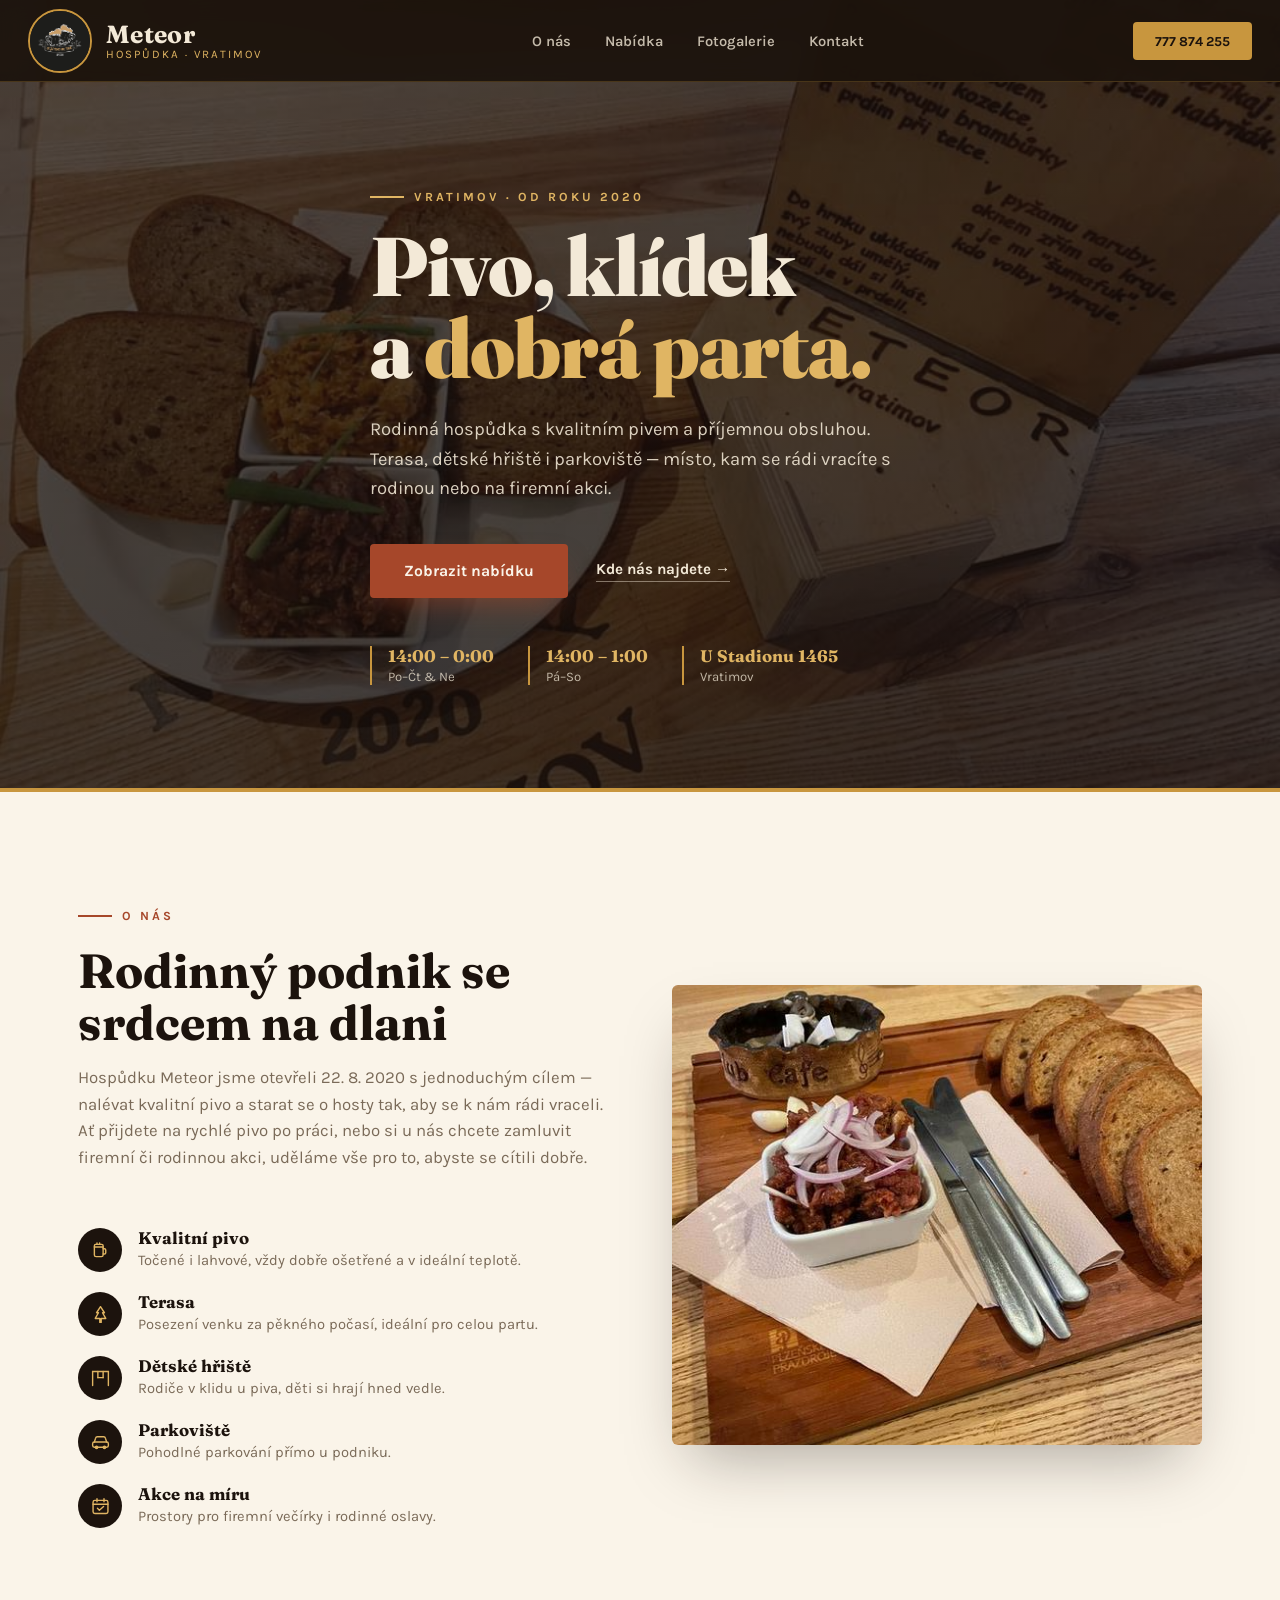
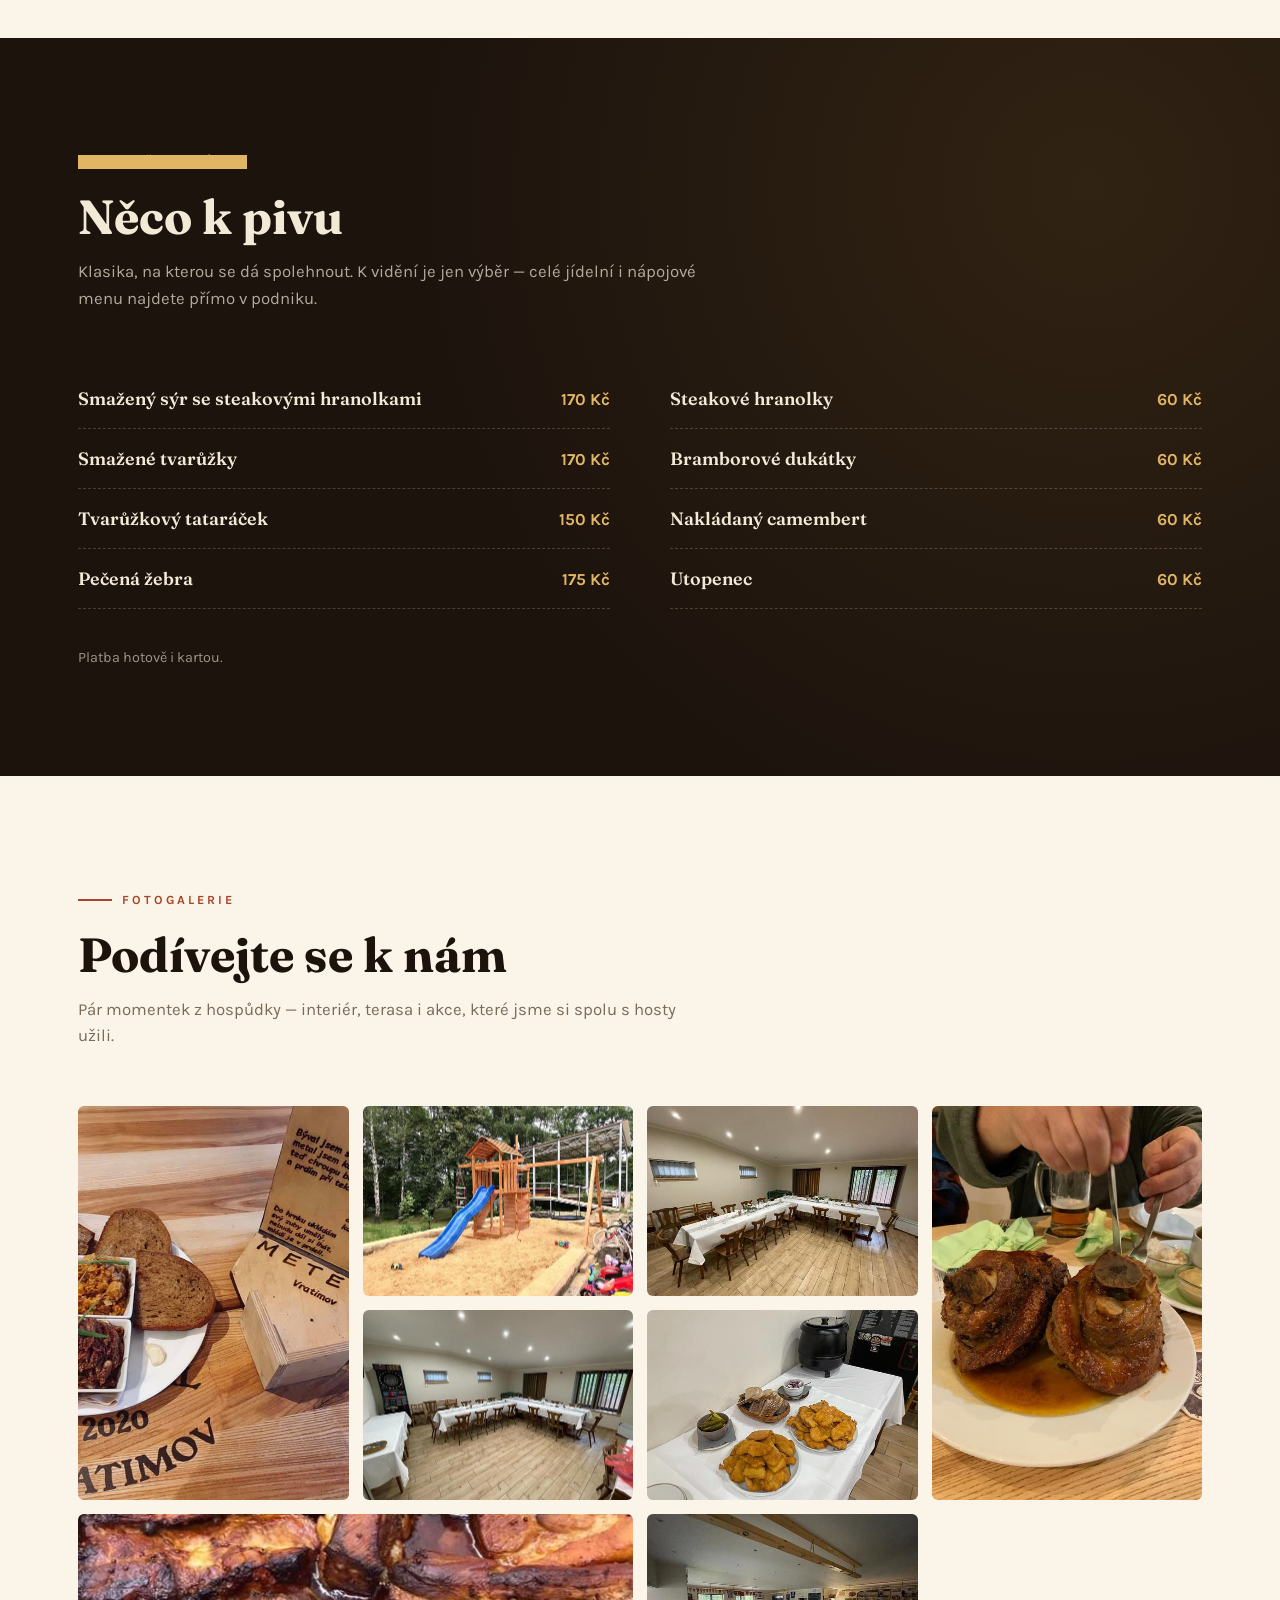
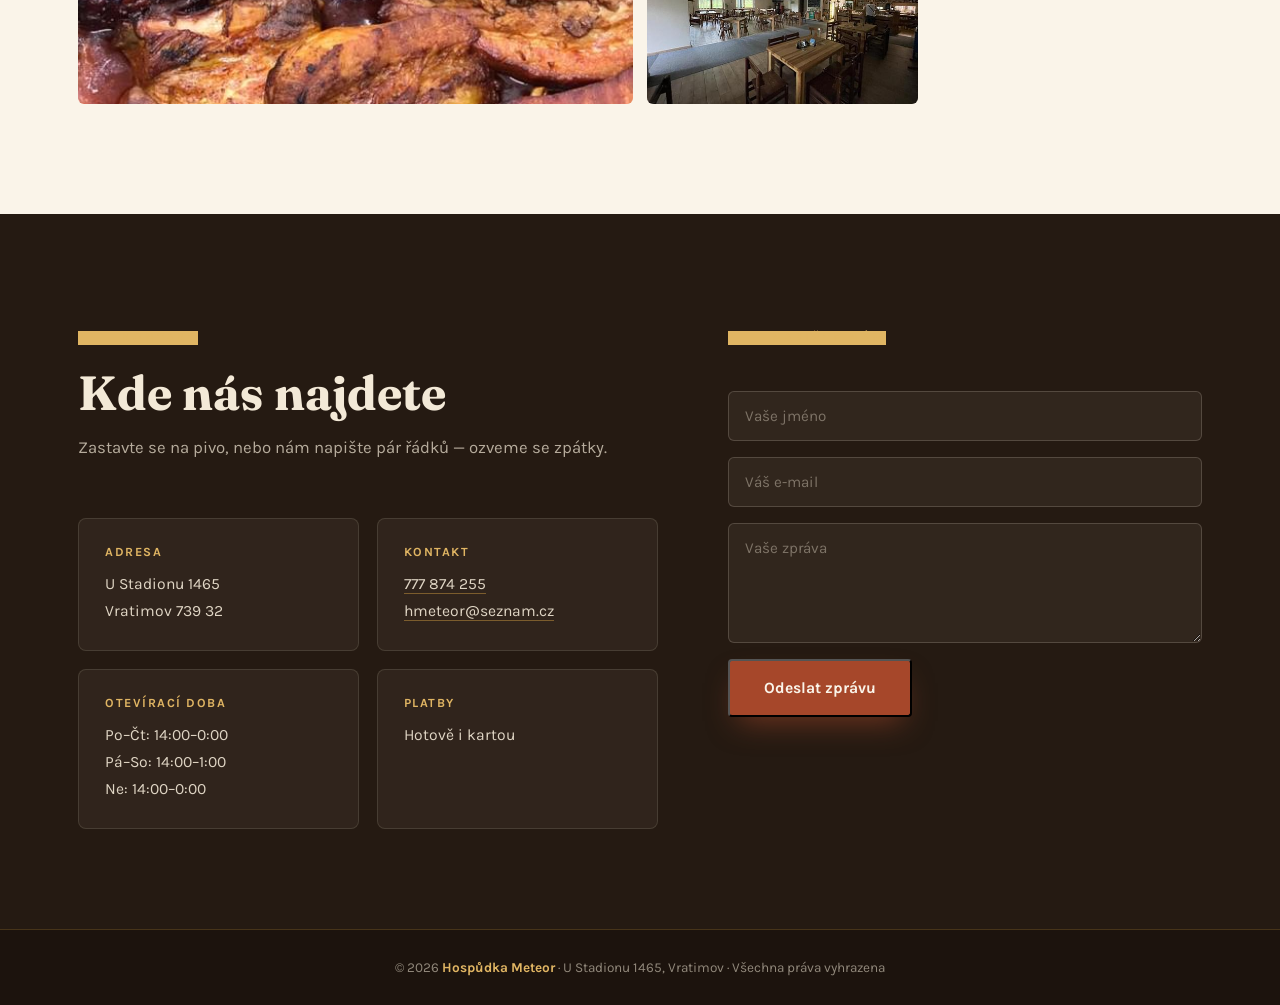
<file: hospudka-meteor/index.html>
<!DOCTYPE html>
<html lang="cs">
<head>
<meta charset="UTF-8" />
<meta name="viewport" content="width=device-width, initial-scale=1.0" />
<title>Hospůdka Meteor — Vratimov</title>
<meta name="description" content="Hospůdka Meteor ve Vratimově. Kvalitní pivo, příjemná obsluha, terasa, dětské hřiště a parkoviště. Rodinný podnik od roku 2020." />
<link rel="icon" href="images/logo.png" type="image/png" />
<link rel="preconnect" href="https://fonts.googleapis.com">
<link href="https://fonts.googleapis.com/css2?family=Fraunces:opsz,wght@9..144,600;9..144,700;9..144,900&family=Karla:wght@400;500;600;700&display=swap" rel="stylesheet" />
<style>
  *, *::before, *::after { box-sizing: border-box; margin: 0; padding: 0; }

  :root {
    --stout: #1c130d;
    --stout-2: #251a12;
    --cream: #f3e9d7;
    --paper: #faf4e9;
    --brass: #c8963e;
    --brass-light: #e0b563;
    --ale: #a6472a;
    --ale-dark: #7d3320;
    --ink: #241a12;
    --muted: #7a6a58;
    --line: rgba(200,150,62,0.25);
  }

  html { scroll-behavior: smooth; }
  body {
    font-family: 'Karla', sans-serif;
    background: var(--paper);
    color: var(--ink);
    overflow-x: hidden;
  }
  h1, h2, h3, .logo-word { font-family: 'Fraunces', serif; }
  a { color: inherit; }
  img { max-width: 100%; display: block; }
  section { position: relative; }
  .wrap { max-width: 1180px; margin: 0 auto; padding: 0 28px; }

  ::selection { background: var(--brass); color: var(--stout); }

  /* ── NAV ─────────────────────────────────────────── */
  nav {
    position: fixed; top: 0; left: 0; right: 0; z-index: 500;
    display: flex; align-items: center; justify-content: space-between;
    padding: 0 28px; height: 82px;
    background: rgba(28,19,13,0.92); backdrop-filter: blur(10px);
    border-bottom: 1px solid var(--line);
  }
  .brand { display: flex; align-items: center; gap: 14px; text-decoration: none; }
  .brand img { height: 64px; width: 64px; border-radius: 50%; border: 2px solid var(--brass); object-fit: cover; }
  .brand-text { display: flex; flex-direction: column; line-height: 1.1; }
  .brand-text .logo-word { color: var(--cream); font-size: 1.55rem; font-weight: 700; letter-spacing: 0.3px; }
  .brand-text small { color: var(--brass-light); font-size: 0.72rem; letter-spacing: 2px; text-transform: uppercase; }

  .nav-links { display: flex; gap: 34px; list-style: none; }
  .nav-links a { font-size: 0.92rem; font-weight: 600; text-decoration: none; color: var(--cream); opacity: 0.78; transition: opacity .2s, color .2s; }
  .nav-links a:hover { opacity: 1; color: var(--brass-light); }
  .nav-cta {
    background: var(--brass); color: var(--stout); border: none;
    padding: 11px 22px; border-radius: 4px; font-size: 0.86rem;
    font-weight: 700; cursor: pointer; text-decoration: none; display: inline-block;
    transition: background .2s, transform .2s;
    font-family: 'Karla', sans-serif;
  }
  .nav-cta:hover { background: var(--brass-light); transform: translateY(-2px); }
  .nav-toggle { display: none; }

  /* ── HERO ────────────────────────────────────────── */
  .hero {
    min-height: 88vh;
    display: flex; align-items: center;
    padding: 150px 0 70px;
    background:
      linear-gradient(180deg, rgba(20,14,9,0.72) 0%, rgba(20,14,9,0.8) 100%),
      url('images/photo-1.jpg') center 30%/cover no-repeat;
    position: relative;
    border-bottom: 4px solid var(--brass);
    box-shadow: 0 20px 40px -20px rgba(0,0,0,0.5);
  }
  .hero-inner { position: relative; z-index: 2; max-width: 720px; }
  .kicker {
    display: inline-flex; align-items: center; gap: 10px;
    color: var(--brass-light); font-weight: 700; letter-spacing: 3px;
    text-transform: uppercase; font-size: 0.78rem; margin-bottom: 22px;
  }
  .kicker::before { content: ""; width: 34px; height: 2px; background: var(--brass-light); display: inline-block; }
  .hero h1 {
    font-size: clamp(3rem, 7vw, 5.2rem); font-weight: 900; color: var(--cream);
    line-height: 0.98; letter-spacing: -1px;
  }
  .hero h1 em { color: var(--brass-light); font-style: normal; }
  .hero p {
    margin-top: 26px; font-size: 1.15rem; color: var(--cream); opacity: 0.88;
    max-width: 540px; line-height: 1.6;
  }
  .hero-actions { display: flex; align-items: center; gap: 28px; margin-top: 40px; flex-wrap: wrap; }
  .btn {
    display: inline-flex; align-items: center; gap: 10px;
    padding: 18px 34px; border-radius: 4px; font-weight: 700; font-size: 0.98rem;
    text-decoration: none; transition: transform .2s, background .2s, color .2s, box-shadow .2s;
    font-family: 'Karla', sans-serif;
  }
  .btn-primary { background: var(--ale); color: var(--paper); box-shadow: 0 14px 30px -10px rgba(166,71,42,0.6); }
  .btn-primary:hover { background: var(--ale-dark); transform: translateY(-2px); }
  .btn-link {
    display: inline-flex; align-items: center; gap: 8px;
    color: var(--cream); font-weight: 700; font-size: 0.95rem; text-decoration: none;
    padding-bottom: 3px; border-bottom: 1.5px solid rgba(243,233,215,0.45);
    transition: border-color .2s, color .2s, gap .2s;
  }
  .btn-link:hover { color: var(--brass-light); border-color: var(--brass-light); gap: 12px; }

  .hero-stats { display: flex; gap: 34px; margin-top: 48px; }
  .hero-stats div { padding-left: 16px; border-left: 2px solid var(--brass); }
  .hero-stats strong { display: block; color: var(--brass-light); font-family: 'Fraunces', serif; font-size: 1.05rem; }
  .hero-stats span { color: rgba(243,233,215,0.75); font-size: 0.82rem; }

  /* ── SECTION HEADER ──────────────────────────────── */
  .section-head { max-width: 620px; margin-bottom: 56px; }
  .section-head .kicker { color: var(--ale); }
  .section-head .kicker::before { background: var(--ale); }
  .section-head h2 { font-size: clamp(2.2rem, 4vw, 3rem); font-weight: 700; color: var(--stout); line-height: 1.08; }
  .section-head p { margin-top: 16px; color: var(--muted); font-size: 1.05rem; line-height: 1.6; }

  /* ── ABOUT / INFO ────────────────────────────────── */
  .about { padding: 110px 0; background: var(--paper); }
  .about-grid { display: grid; grid-template-columns: 1fr 1fr; gap: 64px; align-items: center; }
  .about-photo { position: relative; }
  .about-photo img { border-radius: 6px; width: 100%; height: 460px; object-fit: cover; box-shadow: 0 30px 60px -20px rgba(28,19,13,0.35); }
  .about-photo::after {
    content: ""; position: absolute; top: 22px; left: 22px; right: -22px; bottom: -22px;
    border: 2px solid var(--brass); border-radius: 6px; z-index: -1;
  }
  .feature-list { list-style: none; margin-top: 34px; display: flex; flex-direction: column; gap: 20px; }
  .feature-list li { display: flex; gap: 16px; align-items: flex-start; color: var(--ink); font-size: 1rem; }
  .feature-list .ico {
    flex-shrink: 0; width: 44px; height: 44px; border-radius: 50%;
    background: var(--stout); color: var(--brass-light); display: flex; align-items: center; justify-content: center;
  }
  .feature-list .ico svg { width: 21px; height: 21px; }
  .feature-list strong { display: block; font-family: 'Fraunces', serif; font-size: 1.05rem; color: var(--stout); margin-bottom: 2px; }
  .feature-list span { color: var(--muted); font-size: 0.92rem; }

  /* ── MENU ────────────────────────────────────────── */
  .menu { padding: 110px 0; background: var(--stout); color: var(--cream); position: relative; overflow: hidden; }
  .menu::before {
    content: ""; position: absolute; inset: 0;
    background: radial-gradient(circle at 85% 20%, rgba(200,150,62,0.12), transparent 55%);
  }
  .menu .section-head { position: relative; z-index: 2; }
  .menu .section-head .kicker, .menu .section-head .kicker::before { color: var(--brass-light); background: var(--brass-light); }
  .menu .section-head h2 { color: var(--cream); }
  .menu .section-head p { color: rgba(243,233,215,0.7); }

  .menu-grid { position: relative; z-index: 2; display: grid; grid-template-columns: 1fr 1fr; gap: 0 60px; }
  .menu-item {
    display: flex; justify-content: space-between; align-items: baseline;
    padding: 18px 0; border-bottom: 1px dashed rgba(243,233,215,0.2);
  }
  .menu-item .name { font-family: 'Fraunces', serif; font-size: 1.12rem; font-weight: 600; }
  .menu-item .name small { display: block; font-family: 'Karla', sans-serif; font-weight: 400; color: rgba(243,233,215,0.55); font-size: 0.82rem; margin-top: 3px; }
  .menu-item .price { font-weight: 700; color: var(--brass-light); font-size: 1.05rem; white-space: nowrap; padding-left: 20px; }
  .menu-note { margin-top: 40px; color: rgba(243,233,215,0.6); font-size: 0.9rem; position: relative; z-index: 2; }

  /* ── GALLERY ─────────────────────────────────────── */
  .gallery { padding: 110px 0; background: var(--paper); }
  .gallery-grid {
    display: grid; grid-template-columns: repeat(4, 1fr); grid-auto-rows: 190px; gap: 14px;
  }
  .gallery-grid a { border-radius: 6px; overflow: hidden; display: block; position: relative; }
  .gallery-grid img { width: 100%; height: 100%; object-fit: cover; transition: transform .5s ease; }
  .gallery-grid a:hover img { transform: scale(1.08); }
  .gallery-grid a::after {
    content: ""; position: absolute; inset: 0; background: linear-gradient(180deg, transparent 60%, rgba(28,19,13,0.45));
    opacity: 0; transition: opacity .3s;
  }
  .gallery-grid a:hover::after { opacity: 1; }
  .g-tall { grid-row: span 2; }
  .g-wide { grid-column: span 2; }

  /* ── CONTACT ─────────────────────────────────────── */
  .contact { padding: 110px 0 100px; background: var(--stout-2); color: var(--cream); }
  .contact-grid { display: grid; grid-template-columns: 1.1fr 0.9fr; gap: 70px; }
  .contact .section-head .kicker, .contact .section-head .kicker::before { color: var(--brass-light); background: var(--brass-light); }
  .contact .section-head h2 { color: var(--cream); }
  .contact .section-head p { color: rgba(243,233,215,0.7); }

  .info-cards { display: grid; grid-template-columns: 1fr 1fr; gap: 18px; margin-top: 10px; }
  .info-card {
    background: rgba(243,233,215,0.05); border: 1px solid rgba(243,233,215,0.12);
    border-radius: 8px; padding: 26px;
  }
  .info-card h3 {
    font-family: 'Karla', sans-serif; text-transform: uppercase; letter-spacing: 1.5px;
    font-size: 0.78rem; color: var(--brass-light); font-weight: 700; margin-bottom: 12px;
  }
  .info-card p { font-size: 0.98rem; line-height: 1.7; color: rgba(243,233,215,0.9); }
  .info-card a { text-decoration: none; color: rgba(243,233,215,0.9); border-bottom: 1px solid rgba(200,150,62,0.5); }
  .info-card a:hover { color: var(--brass-light); }

  form.contact-form { display: flex; flex-direction: column; gap: 16px; }
  .contact-form input, .contact-form textarea {
    background: rgba(243,233,215,0.06); border: 1px solid rgba(243,233,215,0.18);
    border-radius: 6px; padding: 15px 16px; color: var(--cream); font-family: 'Karla', sans-serif; font-size: 0.95rem;
  }
  .contact-form input::placeholder, .contact-form textarea::placeholder { color: rgba(243,233,215,0.4); }
  .contact-form textarea { resize: vertical; min-height: 120px; }
  .contact-form button { align-self: flex-start; }

  /* ── FOOTER ──────────────────────────────────────── */
  footer {
    background: var(--stout); color: rgba(243,233,215,0.55);
    padding: 30px 0; text-align: center; font-size: 0.85rem;
    border-top: 1px solid var(--line);
  }
  footer strong { color: var(--brass-light); }

  /* ── RESPONSIVE ──────────────────────────────────── */
  @media (max-width: 900px) {
    .nav-links { display: none; }
    .about-grid, .contact-grid { grid-template-columns: 1fr; }
    .about-photo { order: -1; }
    .about-photo::after { display: none; }
    .menu-grid { grid-template-columns: 1fr; }
    .gallery-grid { grid-template-columns: repeat(2, 1fr); grid-auto-rows: 160px; }
    .g-wide { grid-column: span 2; }
    .info-cards { grid-template-columns: 1fr; }
  }
  @media (max-width: 520px) {
    .hero { padding-top: 120px; }
    .hero-actions { flex-direction: column; align-items: flex-start; }
    .btn { width: 100%; justify-content: center; }
    .hero-stats { flex-wrap: wrap; row-gap: 20px; }
  }
</style>
</head>
<body>

<nav>
  <a class="brand" href="#top">
    <img src="images/logo.png" alt="Hospůdka Meteor logo" />
    <span class="brand-text">
      <span class="logo-word">Meteor</span>
      <small>Hospůdka · Vratimov</small>
    </span>
  </a>
  <ul class="nav-links">
    <li><a href="#o-nas">O nás</a></li>
    <li><a href="#nabidka">Nabídka</a></li>
    <li><a href="#galerie">Fotogalerie</a></li>
    <li><a href="#kontakt">Kontakt</a></li>
  </ul>
  <a class="nav-cta" href="tel:+420777874255">777 874 255</a>
</nav>

<header class="hero" id="top">
  <div class="wrap hero-inner">
    <span class="kicker">Vratimov · od roku 2020</span>
    <h1>Pivo, klídek<br>a <em>dobrá parta.</em></h1>
    <p>Rodinná hospůdka s kvalitním pivem a příjemnou obsluhou. Terasa, dětské hřiště i parkoviště — místo, kam se rádi vracíte s rodinou nebo na firemní akci.</p>
    <div class="hero-actions">
      <a class="btn btn-primary" href="#nabidka">Zobrazit nabídku</a>
      <a class="btn-link" href="#kontakt">Kde nás najdete →</a>
    </div>
    <div class="hero-stats">
      <div><strong>14:00 – 0:00</strong><span>Po–Čt &amp; Ne</span></div>
      <div><strong>14:00 – 1:00</strong><span>Pá–So</span></div>
      <div><strong>U Stadionu 1465</strong><span>Vratimov</span></div>
    </div>
  </div>
</header>

<section class="about" id="o-nas">
  <div class="wrap about-grid">
    <div>
      <div class="section-head">
        <span class="kicker">O nás</span>
        <h2>Rodinný podnik se srdcem na dlani</h2>
        <p>Hospůdku Meteor jsme otevřeli 22. 8. 2020 s jednoduchým cílem — nalévat kvalitní pivo a starat se o hosty tak, aby se k nám rádi vraceli. Ať přijdete na rychlé pivo po práci, nebo si u nás chcete zamluvit firemní či rodinnou akci, uděláme vše pro to, abyste se cítili dobře.</p>
      </div>
      <ul class="feature-list">
        <li>
          <span class="ico"><svg viewBox="0 0 24 24" fill="none" stroke="currentColor" stroke-width="1.6" stroke-linecap="round" stroke-linejoin="round"><path d="M5 8h10v9a2 2 0 0 1-2 2H7a2 2 0 0 1-2-2V8Z"/><path d="M15 10h1.5A1.5 1.5 0 0 1 18 11.5v3a1.5 1.5 0 0 1-1.5 1.5H15"/><path d="M5 8V6.5A1.5 1.5 0 0 1 6.5 5h7A1.5 1.5 0 0 1 15 6.5V8"/><path d="M8 5V3.5M11 5V3.5"/></svg></span>
          <div><strong>Kvalitní pivo</strong><span>Točené i lahvové, vždy dobře ošetřené a v ideální teplotě.</span></div>
        </li>
        <li>
          <span class="ico"><svg viewBox="0 0 24 24" fill="none" stroke="currentColor" stroke-width="1.6" stroke-linecap="round" stroke-linejoin="round"><path d="M12 3 7.5 10h2.2L6 16.5h5.2V21h1.6v-4.5H18l-3.7-6.5h2.2L12 3Z"/></svg></span>
          <div><strong>Terasa</strong><span>Posezení venku za pěkného počasí, ideální pro celou partu.</span></div>
        </li>
        <li>
          <span class="ico"><svg viewBox="0 0 24 24" fill="none" stroke="currentColor" stroke-width="1.6" stroke-linecap="round" stroke-linejoin="round"><path d="M3 4v16"/><path d="M21 4v16"/><path d="M3 4h18"/><path d="M9 4v7"/><path d="M15 4v7"/><path d="M9 11h6"/></svg></span>
          <div><strong>Dětské hřiště</strong><span>Rodiče v klidu u piva, děti si hrají hned vedle.</span></div>
        </li>
        <li>
          <span class="ico"><svg viewBox="0 0 24 24" fill="none" stroke="currentColor" stroke-width="1.6" stroke-linecap="round" stroke-linejoin="round"><path d="M5 11.5 6.4 7A2 2 0 0 1 8.3 5.5h7.4A2 2 0 0 1 17.6 7l1.4 4.5"/><rect x="3" y="11.5" width="18" height="6" rx="2"/><circle cx="7.5" cy="17.5" r="1.3"/><circle cx="16.5" cy="17.5" r="1.3"/></svg></span>
          <div><strong>Parkoviště</strong><span>Pohodlné parkování přímo u podniku.</span></div>
        </li>
        <li>
          <span class="ico"><svg viewBox="0 0 24 24" fill="none" stroke="currentColor" stroke-width="1.6" stroke-linecap="round" stroke-linejoin="round"><rect x="3.5" y="5" width="17" height="15" rx="2"/><path d="M3.5 9.5h17"/><path d="M8 3v3.5M16 3v3.5"/><path d="M8.5 14l2.2 2.2L15.5 12"/></svg></span>
          <div><strong>Akce na míru</strong><span>Prostory pro firemní večírky i rodinné oslavy.</span></div>
        </li>
      </ul>
    </div>
    <div class="about-photo">
      <img src="images/photo-6.jpg" alt="Interiér hospůdky Meteor" />
    </div>
  </div>
</section>

<section class="menu" id="nabidka">
  <div class="wrap">
    <div class="section-head">
      <span class="kicker">Naše nabídka</span>
      <h2>Něco k pivu</h2>
      <p>Klasika, na kterou se dá spolehnout. K vidění je jen výběr — celé jídelní i nápojové menu najdete přímo v podniku.</p>
    </div>
    <div class="menu-grid">
      <div>
        <div class="menu-item"><span class="name">Smažený sýr se steakovými hranolkami</span><span class="price">170 Kč</span></div>
        <div class="menu-item"><span class="name">Smažené tvarůžky</span><span class="price">170 Kč</span></div>
        <div class="menu-item"><span class="name">Tvarůžkový tataráček</span><span class="price">150 Kč</span></div>
        <div class="menu-item"><span class="name">Pečená žebra</span><span class="price">175 Kč</span></div>
      </div>
      <div>
        <div class="menu-item"><span class="name">Steakové hranolky</span><span class="price">60 Kč</span></div>
        <div class="menu-item"><span class="name">Bramborové dukátky</span><span class="price">60 Kč</span></div>
        <div class="menu-item"><span class="name">Nakládaný camembert</span><span class="price">60 Kč</span></div>
        <div class="menu-item"><span class="name">Utopenec</span><span class="price">60 Kč</span></div>
      </div>
    </div>
    <p class="menu-note">Platba hotově i kartou.</p>
  </div>
</section>

<section class="gallery" id="galerie">
  <div class="wrap">
    <div class="section-head">
      <span class="kicker">Fotogalerie</span>
      <h2>Podívejte se k nám</h2>
      <p>Pár momentek z hospůdky — interiér, terasa i akce, které jsme si spolu s hosty užili.</p>
    </div>
    <div class="gallery-grid">
      <a href="images/photo-1.jpg" target="_blank" class="g-tall"><img src="images/photo-1.jpg" alt="Hospůdka Meteor" /></a>
      <a href="images/photo-2.jpg" target="_blank"><img src="images/photo-2.jpg" alt="Hospůdka Meteor" /></a>
      <a href="images/photo-3.jpg" target="_blank"><img src="images/photo-3.jpg" alt="Hospůdka Meteor" /></a>
      <a href="images/photo-7.jpg" target="_blank" class="g-tall"><img src="images/photo-7.jpg" alt="Hospůdka Meteor" /></a>
      <a href="images/photo-4.jpg" target="_blank"><img src="images/photo-4.jpg" alt="Hospůdka Meteor" /></a>
      <a href="images/photo-5.jpg" target="_blank"><img src="images/photo-5.jpg" alt="Hospůdka Meteor" /></a>
      <a href="images/photo-8.jpg" target="_blank" class="g-wide"><img src="images/photo-8.jpg" alt="Hospůdka Meteor" /></a>
      <a href="images/photo-9.jpg" target="_blank"><img src="images/photo-9.jpg" alt="Hospůdka Meteor" /></a>
    </div>
  </div>
</section>

<section class="contact" id="kontakt">
  <div class="wrap contact-grid">
    <div>
      <div class="section-head">
        <span class="kicker">Kontakt</span>
        <h2>Kde nás najdete</h2>
        <p>Zastavte se na pivo, nebo nám napište pár řádků — ozveme se zpátky.</p>
      </div>
      <div class="info-cards">
        <div class="info-card">
          <h3>Adresa</h3>
          <p>U Stadionu 1465<br>Vratimov 739 32</p>
        </div>
        <div class="info-card">
          <h3>Kontakt</h3>
          <p><a href="tel:+420777874255">777 874 255</a><br><a href="mailto:hmeteor@seznam.cz">hmeteor@seznam.cz</a></p>
        </div>
        <div class="info-card">
          <h3>Otevírací doba</h3>
          <p>Po–Čt: 14:00–0:00<br>Pá–So: 14:00–1:00<br>Ne: 14:00–0:00</p>
        </div>
        <div class="info-card">
          <h3>Platby</h3>
          <p>Hotově i kartou</p>
        </div>
      </div>
    </div>
    <form class="contact-form" onsubmit="event.preventDefault(); alert('Díky za zprávu! Formulář zatím není napojen na e-mail.');">
      <div class="section-head" style="margin-bottom:8px;">
        <span class="kicker">Napište nám</span>
      </div>
      <input type="text" placeholder="Vaše jméno" required />
      <input type="email" placeholder="Váš e-mail" required />
      <textarea placeholder="Vaše zpráva"></textarea>
      <button class="btn btn-primary" type="submit">Odeslat zprávu</button>
    </form>
  </div>
</section>

<footer>
  <div class="wrap">
    &copy; 2026 <strong>Hospůdka Meteor</strong> · U Stadionu 1465, Vratimov · Všechna práva vyhrazena
  </div>
</footer>

</body>
</html>
</file>
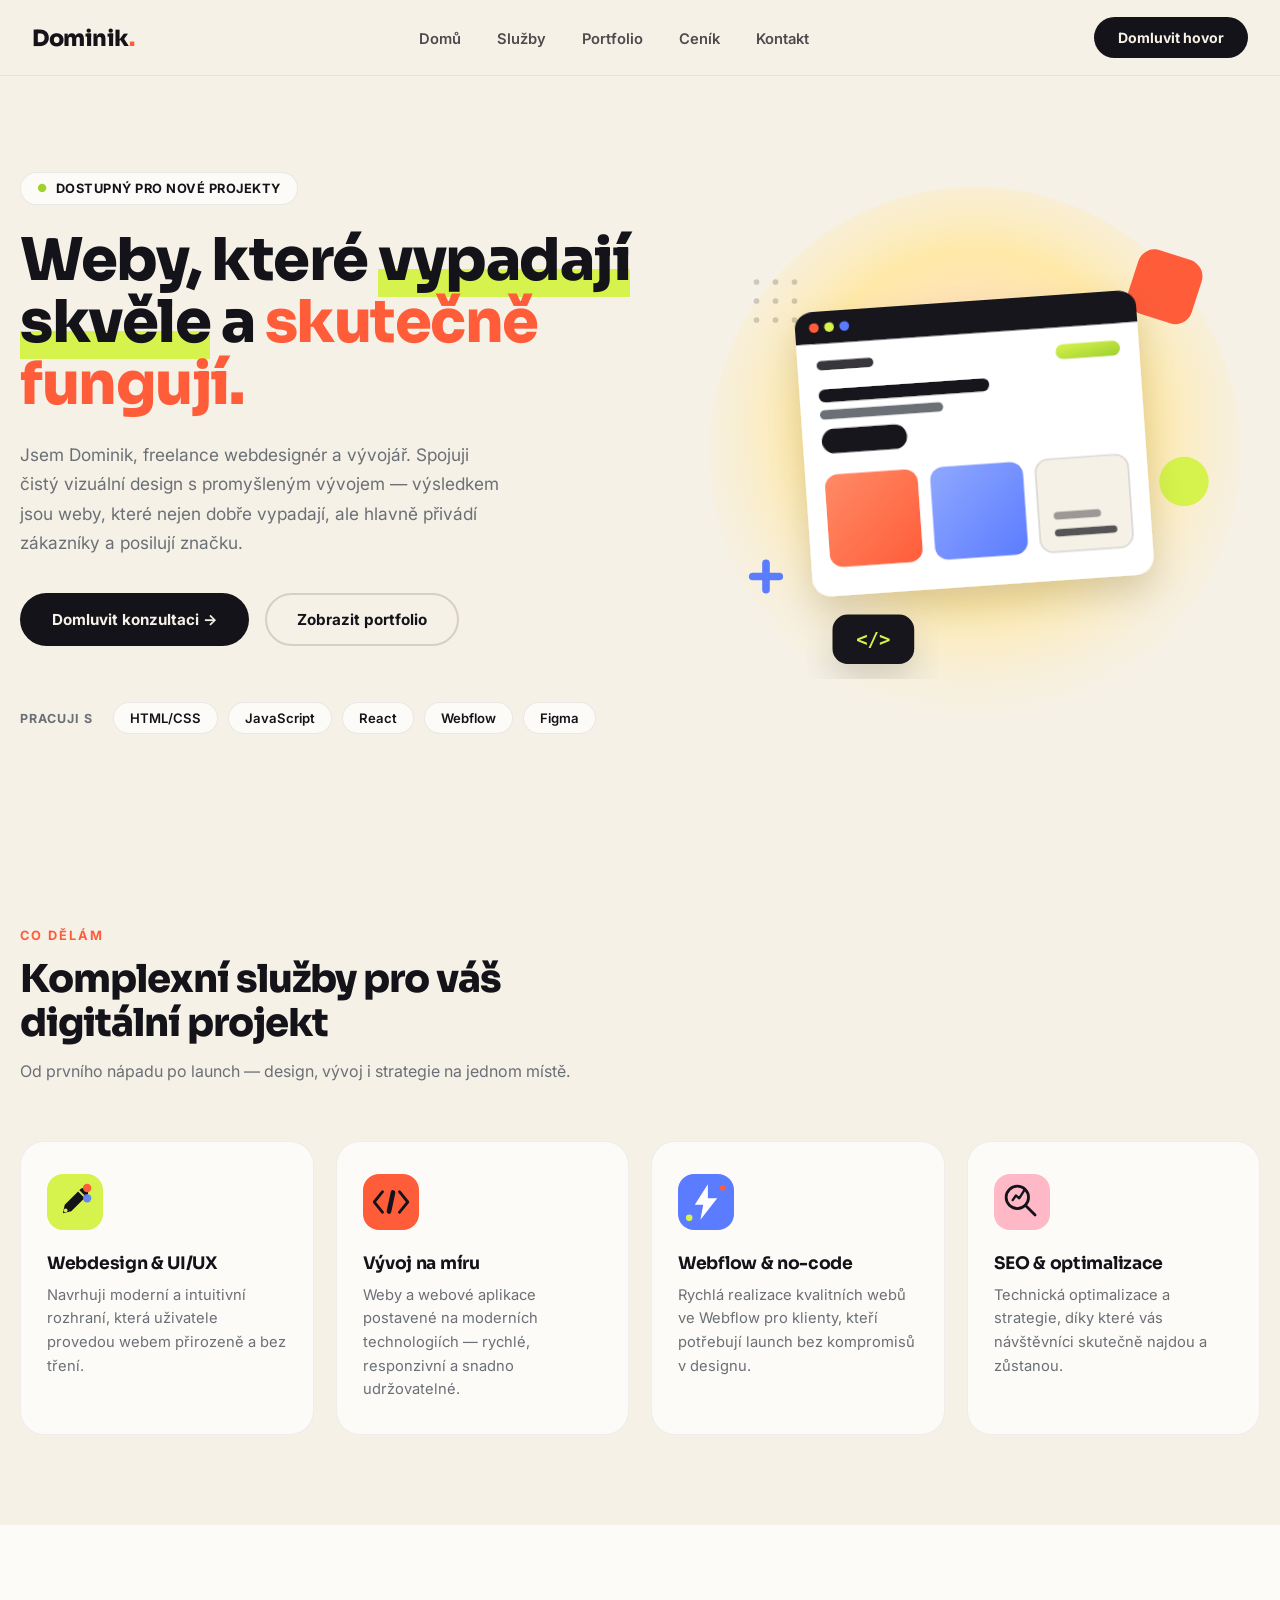
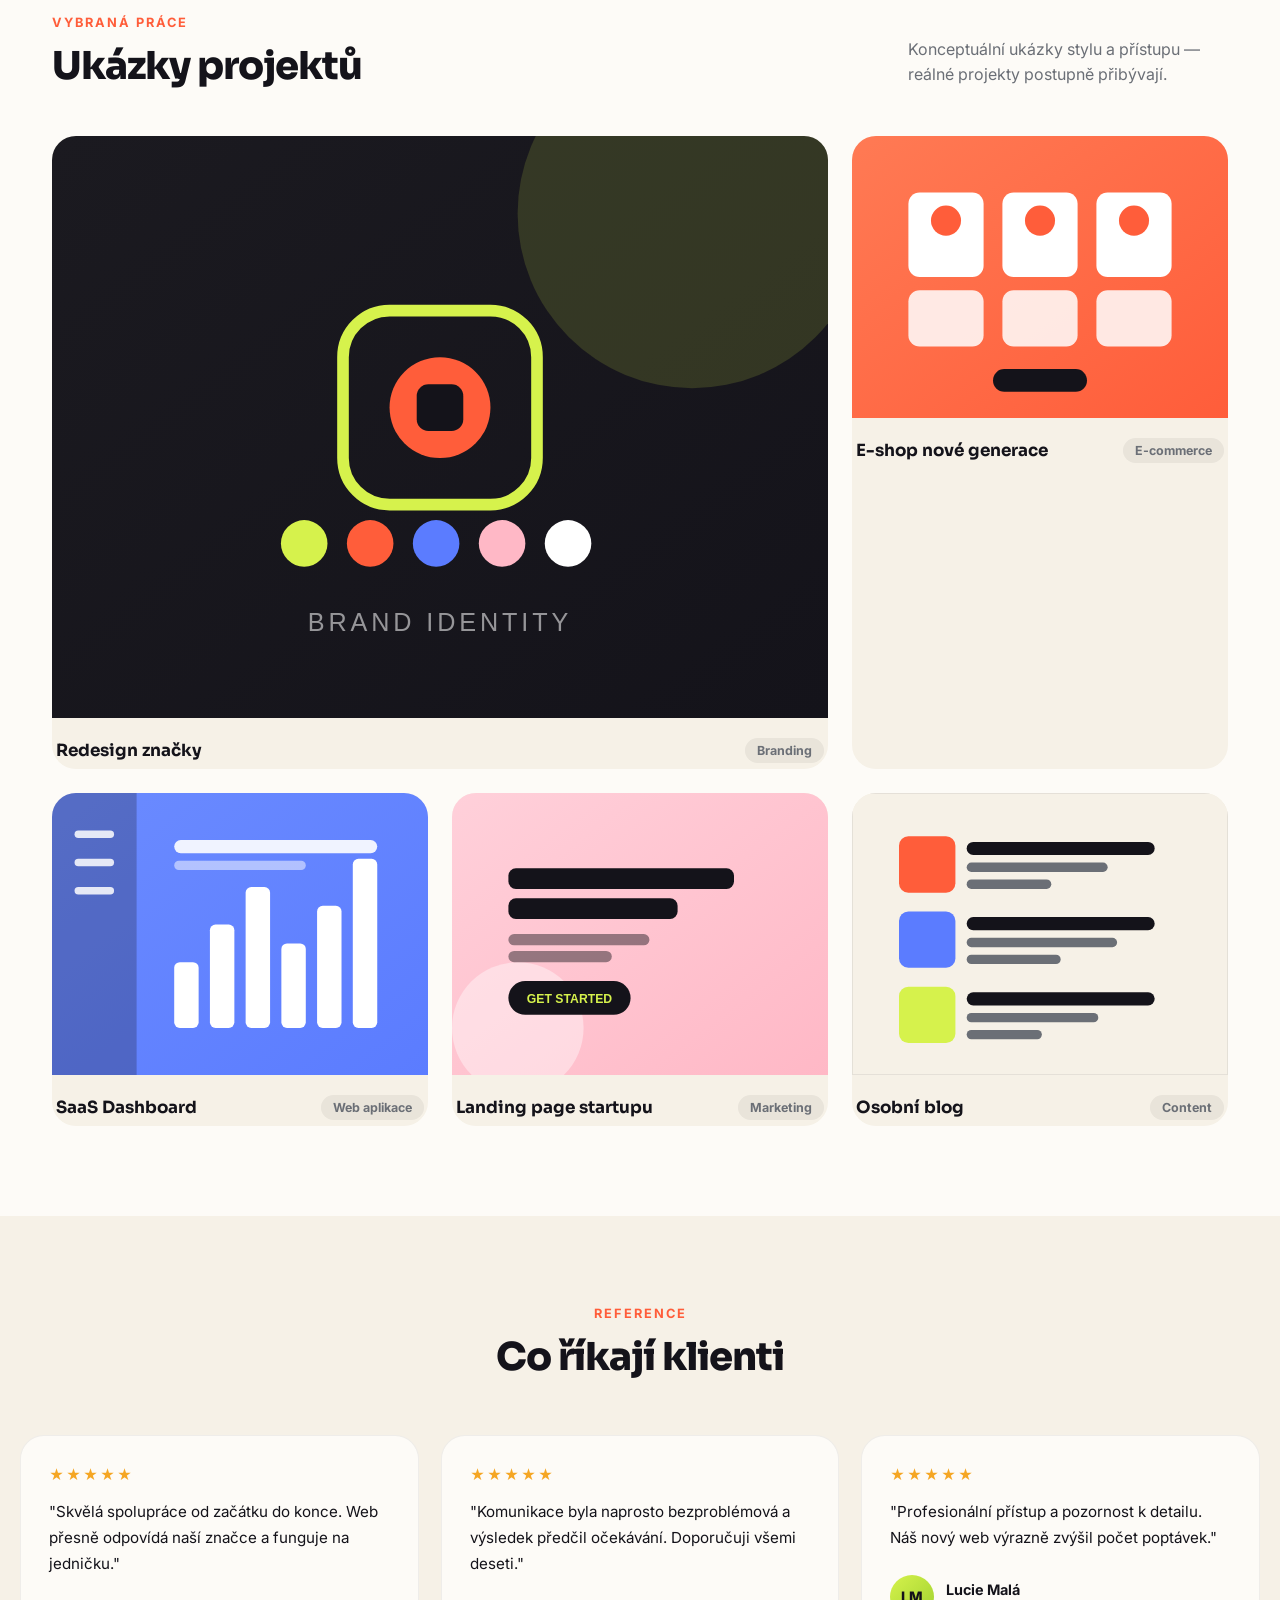
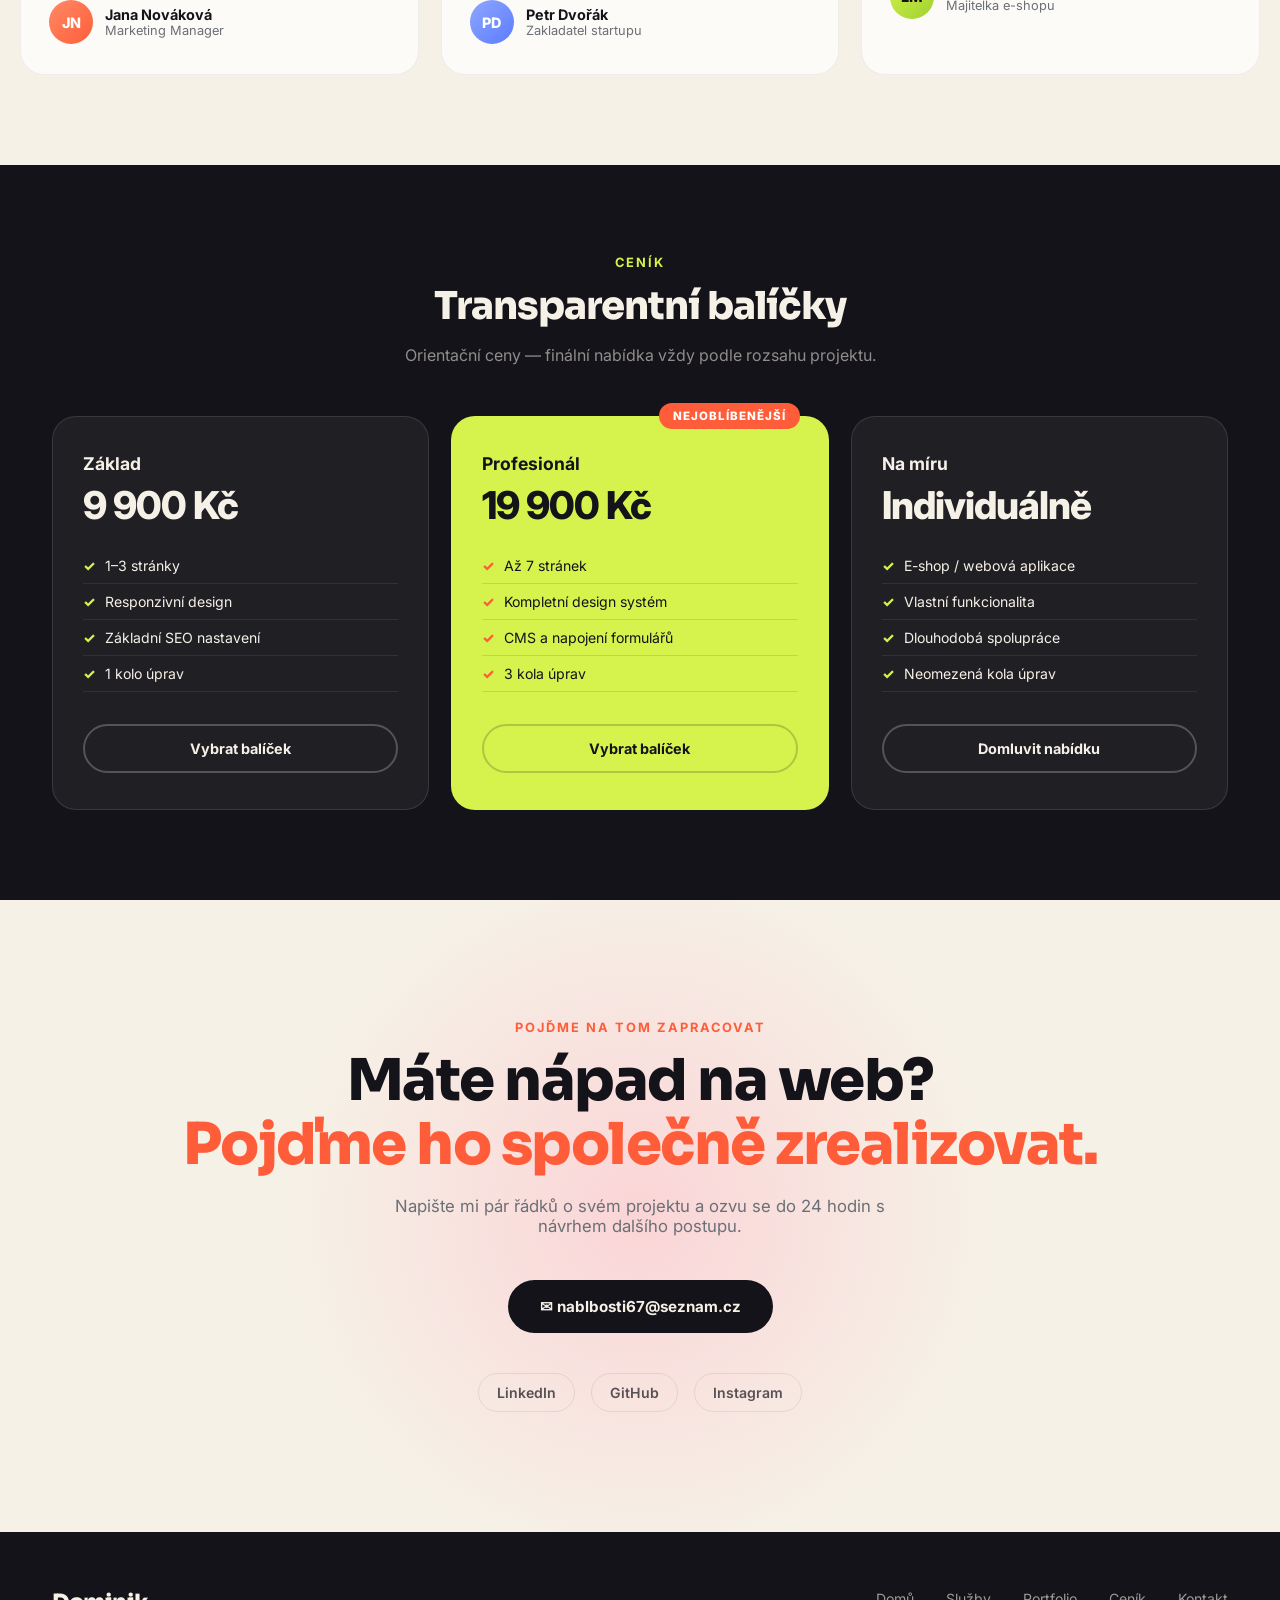
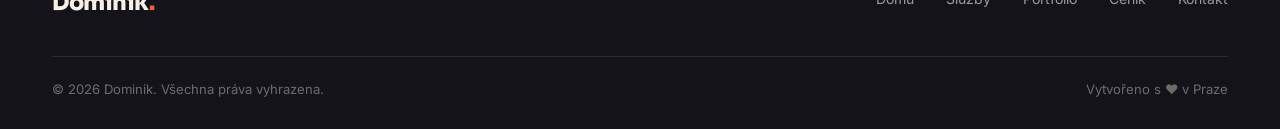
<file: Portfolio/index.html>
<!DOCTYPE html>
<html lang="cs">
<head>
<meta charset="UTF-8" />
<meta name="viewport" content="width=device-width, initial-scale=1.0" />
<title>Dominik — Weby, které vypadají skvěle a fungují</title>
<meta name="description" content="Dominik — freelance webdesign a vývoj na míru. Webdesign, UI/UX, Webflow a webové aplikace, které přivádí zákazníky." />
<link rel="icon" href="images/icon-dev.svg" type="image/svg+xml" />
<link rel="preconnect" href="https://fonts.googleapis.com">
<link href="https://fonts.googleapis.com/css2?family=Sora:wght@400;600;700;800&family=Inter:wght@400;500;600;700&display=swap" rel="stylesheet" />
<style>
  *, *::before, *::after { box-sizing: border-box; margin: 0; padding: 0; }

  :root {
    --cream: #f6f1e7;
    --paper: #fdfbf7;
    --ink: #14131a;
    --muted: #6b6f76;
    --lime: #d6f24c;
    --lime-dark: #9fd12f;
    --coral: #ff5d3a;
    --pink: #ffb8c6;
    --blue: #5b7cff;
    --radius: 24px;
  }

  html { scroll-behavior: smooth; }
  body {
    font-family: 'Inter', sans-serif;
    background: var(--cream);
    color: var(--ink);
    overflow-x: hidden;
  }
  h1, h2, h3, .logo { font-family: 'Sora', sans-serif; }
  a { color: inherit; }
  img { max-width: 100%; display: block; }
  section { position: relative; }

  .wrap { max-width: 1240px; margin: 0 auto; padding: 0 32px; }

  /* ── NAV ─────────────────────────────────────────── */
  nav {
    position: fixed; top: 0; left: 0; right: 0; z-index: 200;
    display: flex; align-items: center; justify-content: space-between;
    padding: 0 32px; height: 76px;
    background: rgba(246,241,231,0.85); backdrop-filter: blur(14px);
    border-bottom: 1px solid rgba(20,19,26,0.06);
  }
  .logo { font-size: 1.4rem; font-weight: 800; letter-spacing: -0.5px; }
  .logo span { color: var(--coral); }
  .nav-links { display: flex; gap: 36px; list-style: none; }
  .nav-links a { font-size: 0.92rem; font-weight: 600; text-decoration: none; color: var(--ink); opacity: 0.75; transition: opacity .2s; }
  .nav-links a:hover { opacity: 1; }
  .nav-cta {
    background: var(--ink); color: var(--cream); border: none;
    padding: 12px 24px; border-radius: 50px; font-size: 0.88rem;
    font-weight: 700; cursor: pointer; text-decoration: none; display: inline-block;
    transition: transform .2s, background .2s;
  }
  .nav-cta:hover { background: var(--coral); transform: translateY(-2px); }
  .nav-toggle { display: none; background: none; border: none; font-size: 1.6rem; cursor: pointer; }

  /* ── HERO ────────────────────────────────────────── */
  .hero {
    padding: 168px 0 100px;
    display: grid; grid-template-columns: 1.05fr 0.95fr; gap: 40px; align-items: center;
  }
  .eyebrow {
    display: inline-flex; align-items: center; gap: 8px;
    background: var(--paper); border: 1px solid rgba(20,19,26,0.08);
    padding: 8px 16px; border-radius: 50px;
    font-size: 0.8rem; font-weight: 700; letter-spacing: 0.5px; text-transform: uppercase;
    margin-bottom: 24px;
  }
  .eyebrow::before { content: '●'; color: var(--lime-dark); font-size: 0.7rem; }
  .hero h1 {
    font-size: clamp(2.4rem, 4.6vw, 3.8rem);
    font-weight: 800; line-height: 1.06; letter-spacing: -1.5px;
    margin-bottom: 24px;
  }
  .hero h1 .hl-lime { background: linear-gradient(180deg, transparent 62%, var(--lime) 62%); }
  .hero h1 .hl-coral { color: var(--coral); }
  .hero p.lead { font-size: 1.08rem; color: var(--muted); max-width: 480px; line-height: 1.7; margin-bottom: 36px; }
  .hero-actions { display: flex; gap: 16px; margin-bottom: 56px; flex-wrap: wrap; }
  .btn-primary {
    background: var(--ink); color: var(--cream); border: none;
    padding: 17px 32px; border-radius: 50px; font-size: 0.95rem; font-weight: 700;
    cursor: pointer; text-decoration: none; display: inline-flex; align-items: center; gap: 8px;
    transition: all .2s;
  }
  .btn-primary:hover { background: var(--coral); transform: translateY(-2px); box-shadow: 0 12px 28px rgba(255,93,58,0.3); }
  .btn-secondary {
    background: transparent; color: var(--ink); border: 2px solid rgba(20,19,26,0.15);
    padding: 15px 30px; border-radius: 50px; font-size: 0.95rem; font-weight: 700;
    cursor: pointer; text-decoration: none; display: inline-flex; align-items: center; gap: 8px;
    transition: all .2s;
  }
  .btn-secondary:hover { border-color: var(--ink); transform: translateY(-2px); }

  .stack-row { display: flex; align-items: center; gap: 20px; flex-wrap: wrap; }
  .stack-label { font-size: 0.78rem; font-weight: 700; text-transform: uppercase; letter-spacing: 1px; color: var(--muted); }
  .stack-pills { display: flex; gap: 10px; flex-wrap: wrap; }
  .stack-pill {
    background: var(--paper); border: 1px solid rgba(20,19,26,0.08);
    padding: 7px 16px; border-radius: 50px; font-size: 0.82rem; font-weight: 600;
  }

  .hero-visual { position: relative; }
  .hero-visual img { width: 100%; }

  /* ── SERVICES ────────────────────────────────────── */
  .section-head { max-width: 620px; margin-bottom: 56px; }
  .section-tag { font-size: 0.8rem; font-weight: 700; color: var(--coral); text-transform: uppercase; letter-spacing: 2px; margin-bottom: 14px; }
  .section-title { font-size: clamp(1.9rem, 3vw, 2.6rem); font-weight: 800; letter-spacing: -1px; line-height: 1.15; }
  .section-title.center { text-align: center; margin: 0 auto; }
  .section-sub { font-size: 1rem; color: var(--muted); margin-top: 14px; line-height: 1.6; }

  .services-section { padding: 90px 0; }
  .services-grid { display: grid; grid-template-columns: repeat(4, 1fr); gap: 22px; }
  .service-card {
    background: var(--paper); border: 1px solid rgba(20,19,26,0.06);
    border-radius: var(--radius); padding: 32px 26px;
    transition: transform .25s, box-shadow .25s;
  }
  .service-card:hover { transform: translateY(-6px); box-shadow: 0 20px 40px rgba(20,19,26,0.08); }
  .service-card img { width: 56px; height: 56px; margin-bottom: 22px; border-radius: 16px; }
  .service-card h3 { font-size: 1.08rem; font-weight: 700; margin-bottom: 10px; letter-spacing: -0.3px; }
  .service-card p { font-size: 0.92rem; color: var(--muted); line-height: 1.6; }

  /* ── PORTFOLIO ───────────────────────────────────── */
  .portfolio-section { padding: 90px 0; background: var(--paper); }
  .portfolio-head { display: flex; justify-content: space-between; align-items: flex-end; margin-bottom: 48px; gap: 24px; flex-wrap: wrap; }
  .portfolio-grid { display: grid; grid-template-columns: repeat(3, 1fr); gap: 24px; }
  .project-card { border-radius: var(--radius); overflow: hidden; background: var(--cream); text-decoration: none; color: inherit; display: block; }
  .project-thumb { aspect-ratio: 4/3; overflow: hidden; }
  .project-thumb img { width: 100%; height: 100%; object-fit: cover; transition: transform .4s; }
  .project-card:hover .project-thumb img { transform: scale(1.06); }
  .project-info { padding: 20px 4px 6px; display: flex; justify-content: space-between; align-items: center; }
  .project-info h3 { font-size: 1.05rem; font-weight: 700; }
  .project-tag { font-size: 0.78rem; font-weight: 700; color: var(--muted); background: rgba(20,19,26,0.06); padding: 5px 12px; border-radius: 50px; white-space: nowrap; }
  .project-card.featured { grid-column: span 2; }

  /* ── TESTIMONIALS ────────────────────────────────── */
  .testimonials-section { padding: 90px 0; }
  .testi-grid { display: grid; grid-template-columns: repeat(3, 1fr); gap: 22px; }
  .testi-card { background: var(--paper); border: 1px solid rgba(20,19,26,0.06); border-radius: var(--radius); padding: 30px 28px; }
  .testi-stars { color: #f5a623; font-size: 0.9rem; margin-bottom: 16px; letter-spacing: 2px; }
  .testi-text { font-size: 0.95rem; line-height: 1.7; margin-bottom: 24px; }
  .testi-author { display: flex; align-items: center; gap: 12px; }
  .testi-avatar { width: 44px; height: 44px; border-radius: 50%; display: flex; align-items: center; justify-content: center; color: white; font-weight: 800; font-size: 0.9rem; flex-shrink: 0; }
  .testi-name { font-weight: 700; font-size: 0.9rem; }
  .testi-role { font-size: 0.8rem; color: var(--muted); }

  /* ── PRICING ─────────────────────────────────────── */
  .pricing-section { padding: 90px 0; background: var(--ink); color: var(--cream); }
  .pricing-section .section-tag { color: var(--lime); }
  .pricing-section .section-sub { color: rgba(246,241,231,0.55); }
  .pricing-grid { display: grid; grid-template-columns: repeat(3, 1fr); gap: 22px; margin-top: 48px; }
  .price-card { background: rgba(246,241,231,0.05); border: 1px solid rgba(246,241,231,0.12); border-radius: var(--radius); padding: 36px 30px; display: flex; flex-direction: column; }
  .price-card.popular { background: var(--lime); color: var(--ink); border-color: transparent; position: relative; }
  .price-badge { position: absolute; top: -14px; right: 28px; background: var(--coral); color: white; font-size: 0.72rem; font-weight: 800; padding: 6px 14px; border-radius: 50px; text-transform: uppercase; letter-spacing: 1px; }
  .price-name { font-size: 1.1rem; font-weight: 700; margin-bottom: 8px; }
  .price-amount { font-size: 2.4rem; font-weight: 800; letter-spacing: -1px; margin-bottom: 20px; }
  .price-amount span { font-size: 1rem; font-weight: 600; opacity: 0.6; }
  .price-features { list-style: none; margin-bottom: 32px; flex: 1; }
  .price-features li { font-size: 0.88rem; padding: 9px 0; border-bottom: 1px solid rgba(255,255,255,0.08); display: flex; gap: 10px; }
  .price-card.popular .price-features li { border-bottom-color: rgba(20,19,26,0.12); }
  .price-features li::before { content: '✓'; font-weight: 800; color: var(--lime); }
  .price-card.popular .price-features li::before { color: var(--coral); }
  .price-btn {
    text-align: center; padding: 14px; border-radius: 50px; font-weight: 700; font-size: 0.9rem;
    text-decoration: none; border: 2px solid rgba(246,241,231,0.25); transition: all .2s;
  }
  .price-btn:hover { background: var(--cream); color: var(--ink); border-color: var(--cream); }
  .price-card.popular .price-btn { border-color: rgba(20,19,26,0.2); }
  .price-card.popular .price-btn:hover { background: var(--ink); color: var(--cream); }

  /* ── CONTACT / CTA ───────────────────────────────── */
  .contact-section { padding: 120px 0; text-align: center; position: relative; overflow: hidden; }
  .contact-section::before {
    content: ''; position: absolute; width: 700px; height: 700px;
    background: radial-gradient(circle, rgba(255,184,198,0.5) 0%, transparent 70%);
    top: 50%; left: 50%; transform: translate(-50%,-50%); pointer-events: none;
  }
  .contact-inner { position: relative; }
  .contact-title { font-size: clamp(2.2rem, 4.5vw, 3.6rem); font-weight: 800; letter-spacing: -1.5px; margin-bottom: 20px; line-height: 1.1; }
  .contact-title .hl-coral { color: var(--coral); }
  .contact-sub { font-size: 1.05rem; color: var(--muted); margin-bottom: 44px; max-width: 500px; margin-left: auto; margin-right: auto; }
  .contact-links { display: flex; gap: 16px; justify-content: center; flex-wrap: wrap; margin-top: 40px; }
  .contact-links a { font-size: 0.88rem; font-weight: 600; text-decoration: none; color: var(--ink); opacity: 0.7; padding: 10px 18px; border-radius: 50px; border: 1px solid rgba(20,19,26,0.12); transition: all .2s; }
  .contact-links a:hover { opacity: 1; border-color: var(--ink); }

  /* ── FOOTER ──────────────────────────────────────── */
  footer { background: var(--ink); color: var(--cream); padding: 56px 0 32px; }
  .footer-top { display: flex; justify-content: space-between; align-items: flex-start; flex-wrap: wrap; gap: 32px; padding-bottom: 40px; border-bottom: 1px solid rgba(246,241,231,0.1); }
  footer .logo { color: var(--cream); }
  .footer-nav { display: flex; gap: 32px; list-style: none; flex-wrap: wrap; }
  .footer-nav a { font-size: 0.88rem; color: rgba(246,241,231,0.6); text-decoration: none; transition: color .2s; }
  .footer-nav a:hover { color: var(--cream); }
  .footer-bottom { padding-top: 24px; display: flex; justify-content: space-between; flex-wrap: wrap; gap: 12px; font-size: 0.82rem; color: rgba(246,241,231,0.4); }

  /* ── RESPONSIVE ──────────────────────────────────── */
  @media (max-width: 980px) {
    .hero { grid-template-columns: 1fr; padding-top: 140px; }
    .hero-visual { order: -1; max-width: 380px; margin: 0 auto 20px; }
    .services-grid { grid-template-columns: 1fr 1fr; }
    .portfolio-grid { grid-template-columns: 1fr 1fr; }
    .project-card.featured { grid-column: span 2; }
    .testi-grid { grid-template-columns: 1fr; }
    .pricing-grid { grid-template-columns: 1fr; }
    .nav-links { display: none; }
  }
  @media (max-width: 620px) {
    .wrap { padding: 0 20px; }
    nav { padding: 0 20px; }
    .services-grid, .portfolio-grid { grid-template-columns: 1fr; }
    .project-card.featured { grid-column: span 1; }
    .hero-actions { flex-direction: column; align-items: stretch; }
    .hero-actions a { text-align: center; justify-content: center; }
    .footer-top, .footer-bottom { flex-direction: column; }
  }
</style>
</head>
<body>

<!-- NAV -->
<nav>
  <div class="logo">Dominik<span>.</span></div>
  <ul class="nav-links">
    <li><a href="#home">Domů</a></li>
    <li><a href="#services">Služby</a></li>
    <li><a href="#portfolio">Portfolio</a></li>
    <li><a href="#pricing">Ceník</a></li>
    <li><a href="#contact">Kontakt</a></li>
  </ul>
  <a href="#contact" class="nav-cta">Domluvit hovor</a>
</nav>

<!-- HERO -->
<section class="hero wrap" id="home">
  <div>
    <div class="eyebrow">Dostupný pro nové projekty</div>
    <h1>Weby, které <span class="hl-lime">vypadají skvěle</span> a <span class="hl-coral">skutečně fungují.</span></h1>
    <p class="lead">
      Jsem Dominik, freelance webdesignér a vývojář. Spojuji čistý vizuální design s promyšleným vývojem — výsledkem jsou weby, které nejen dobře vypadají, ale hlavně přivádí zákazníky a posilují značku.
    </p>
    <div class="hero-actions">
      <a href="#contact" class="btn-primary">Domluvit konzultaci →</a>
      <a href="#portfolio" class="btn-secondary">Zobrazit portfolio</a>
    </div>
    <div class="stack-row">
      <span class="stack-label">Pracuji s</span>
      <div class="stack-pills">
        <span class="stack-pill">HTML/CSS</span>
        <span class="stack-pill">JavaScript</span>
        <span class="stack-pill">React</span>
        <span class="stack-pill">Webflow</span>
        <span class="stack-pill">Figma</span>
      </div>
    </div>
  </div>
  <div class="hero-visual">
    <img src="images/hero-illustration.svg" alt="Ilustrace webdesignu" />
  </div>
</section>

<!-- SERVICES -->
<section class="services-section wrap" id="services">
  <div class="section-head">
    <div class="section-tag">Co dělám</div>
    <h2 class="section-title">Komplexní služby pro váš digitální projekt</h2>
    <p class="section-sub">Od prvního nápadu po launch — design, vývoj i strategie na jednom místě.</p>
  </div>
  <div class="services-grid">
    <div class="service-card">
      <img src="images/icon-design.svg" alt="Webdesign a UI/UX" />
      <h3>Webdesign & UI/UX</h3>
      <p>Navrhuji moderní a intuitivní rozhraní, která uživatele provedou webem přirozeně a bez tření.</p>
    </div>
    <div class="service-card">
      <img src="images/icon-dev.svg" alt="Vývoj na míru" />
      <h3>Vývoj na míru</h3>
      <p>Weby a webové aplikace postavené na moderních technologiích — rychlé, responzivní a snadno udržovatelné.</p>
    </div>
    <div class="service-card">
      <img src="images/icon-nocode.svg" alt="Webflow a no-code" />
      <h3>Webflow & no-code</h3>
      <p>Rychlá realizace kvalitních webů ve Webflow pro klienty, kteří potřebují launch bez kompromisů v designu.</p>
    </div>
    <div class="service-card">
      <img src="images/icon-seo.svg" alt="SEO a optimalizace" />
      <h3>SEO & optimalizace</h3>
      <p>Technická optimalizace a strategie, díky které vás návštěvníci skutečně najdou a zůstanou.</p>
    </div>
  </div>
</section>

<!-- PORTFOLIO -->
<!-- TODO: nahraď ukázkové projekty a náhledy (images/project-*.svg) svými skutečnými pracemi -->
<section class="portfolio-section" id="portfolio">
  <div class="wrap">
    <div class="portfolio-head">
      <div class="section-head" style="margin-bottom:0;">
        <div class="section-tag">Vybraná práce</div>
        <h2 class="section-title">Ukázky projektů</h2>
      </div>
      <p class="section-sub" style="max-width:320px;">Konceptuální ukázky stylu a přístupu — reálné projekty postupně přibývají.</p>
    </div>
    <div class="portfolio-grid">
      <a href="#" class="project-card featured">
        <div class="project-thumb"><img src="images/project-1.svg" alt="Redesign značky" /></div>
        <div class="project-info"><h3>Redesign značky</h3><span class="project-tag">Branding</span></div>
      </a>
      <a href="#" class="project-card">
        <div class="project-thumb"><img src="images/project-2.svg" alt="E-shop nové generace" /></div>
        <div class="project-info"><h3>E-shop nové generace</h3><span class="project-tag">E-commerce</span></div>
      </a>
      <a href="#" class="project-card">
        <div class="project-thumb"><img src="images/project-3.svg" alt="SaaS Dashboard" /></div>
        <div class="project-info"><h3>SaaS Dashboard</h3><span class="project-tag">Web aplikace</span></div>
      </a>
      <a href="#" class="project-card">
        <div class="project-thumb"><img src="images/project-4.svg" alt="Landing page startupu" /></div>
        <div class="project-info"><h3>Landing page startupu</h3><span class="project-tag">Marketing</span></div>
      </a>
      <a href="#" class="project-card">
        <div class="project-thumb"><img src="images/project-5.svg" alt="Osobní blog" /></div>
        <div class="project-info"><h3>Osobní blog</h3><span class="project-tag">Content</span></div>
      </a>
    </div>
  </div>
</section>

<!-- TESTIMONIALS -->
<!-- TODO: nahraď skutečnými referencemi od klientů -->
<section class="testimonials-section wrap">
  <div class="section-head" style="margin: 0 auto 56px; text-align:center;">
    <div class="section-tag" style="text-align:center;">Reference</div>
    <h2 class="section-title center">Co říkají klienti</h2>
  </div>
  <div class="testi-grid">
    <div class="testi-card">
      <div class="testi-stars">★★★★★</div>
      <p class="testi-text">"Skvělá spolupráce od začátku do konce. Web přesně odpovídá naší značce a funguje na jedničku."</p>
      <div class="testi-author">
        <div class="testi-avatar" style="background:linear-gradient(135deg,#ff8a65,#ff5d3a);">JN</div>
        <div><div class="testi-name">Jana Nováková</div><div class="testi-role">Marketing Manager</div></div>
      </div>
    </div>
    <div class="testi-card">
      <div class="testi-stars">★★★★★</div>
      <p class="testi-text">"Komunikace byla naprosto bezproblémová a výsledek předčil očekávání. Doporučuji všemi deseti."</p>
      <div class="testi-author">
        <div class="testi-avatar" style="background:linear-gradient(135deg,#8fa8ff,#5b7cff);">PD</div>
        <div><div class="testi-name">Petr Dvořák</div><div class="testi-role">Zakladatel startupu</div></div>
      </div>
    </div>
    <div class="testi-card">
      <div class="testi-stars">★★★★★</div>
      <p class="testi-text">"Profesionální přístup a pozornost k detailu. Náš nový web výrazně zvýšil počet poptávek."</p>
      <div class="testi-author">
        <div class="testi-avatar" style="background:linear-gradient(135deg,#d6f24c,#9fd12f); color:#14131a;">LM</div>
        <div><div class="testi-name">Lucie Malá</div><div class="testi-role">Majitelka e-shopu</div></div>
      </div>
    </div>
  </div>
</section>

<!-- PRICING -->
<section class="pricing-section" id="pricing">
  <div class="wrap">
    <div class="section-head" style="margin: 0 auto 0; text-align:center; max-width: 560px;">
      <div class="section-tag" style="text-align:center;">Ceník</div>
      <h2 class="section-title center">Transparentní balíčky</h2>
      <p class="section-sub" style="text-align:center; margin-left:auto; margin-right:auto;">Orientační ceny — finální nabídka vždy podle rozsahu projektu.</p>
    </div>
    <div class="pricing-grid">
      <div class="price-card">
        <div class="price-name">Základ</div>
        <div class="price-amount">9 900 Kč</div>
        <ul class="price-features">
          <li>1–3 stránky</li>
          <li>Responzivní design</li>
          <li>Základní SEO nastavení</li>
          <li>1 kolo úprav</li>
        </ul>
        <a href="#contact" class="price-btn">Vybrat balíček</a>
      </div>
      <div class="price-card popular">
        <div class="price-badge">Nejoblíbenější</div>
        <div class="price-name">Profesionál</div>
        <div class="price-amount">19 900 Kč</div>
        <ul class="price-features">
          <li>Až 7 stránek</li>
          <li>Kompletní design systém</li>
          <li>CMS a napojení formulářů</li>
          <li>3 kola úprav</li>
        </ul>
        <a href="#contact" class="price-btn">Vybrat balíček</a>
      </div>
      <div class="price-card">
        <div class="price-name">Na míru</div>
        <div class="price-amount">Individuálně</div>
        <ul class="price-features">
          <li>E-shop / webová aplikace</li>
          <li>Vlastní funkcionalita</li>
          <li>Dlouhodobá spolupráce</li>
          <li>Neomezená kola úprav</li>
        </ul>
        <a href="#contact" class="price-btn">Domluvit nabídku</a>
      </div>
    </div>
  </div>
</section>

<!-- CONTACT -->
<section class="contact-section wrap" id="contact">
  <div class="contact-inner">
    <div class="section-tag" style="text-align:center;">Pojďme na tom zapracovat</div>
    <h2 class="contact-title">Máte nápad na web?<br/><span class="hl-coral">Pojďme ho společně zrealizovat.</span></h2>
    <p class="contact-sub">Napište mi pár řádků o svém projektu a ozvu se do 24 hodin s návrhem dalšího postupu.</p>
    <a href="mailto:nablbosti67@seznam.cz" class="btn-primary">✉ nablbosti67@seznam.cz</a>
    <div class="contact-links">
      <a href="#">LinkedIn</a>
      <a href="#">GitHub</a>
      <a href="https://www.instagram.com/andris_dominik">Instagram</a>
    </div>
  </div>
</section>

<!-- FOOTER -->
<footer>
  <div class="wrap">
    <div class="footer-top">
      <div class="logo">Dominik<span style="color:var(--coral);">.</span></div>
      <ul class="footer-nav">
        <li><a href="#home">Domů</a></li>
        <li><a href="#services">Služby</a></li>
        <li><a href="#portfolio">Portfolio</a></li>
        <li><a href="#pricing">Ceník</a></li>
        <li><a href="#contact">Kontakt</a></li>
      </ul>
    </div>
    <div class="footer-bottom">
      <p>© 2026 Dominik. Všechna práva vyhrazena.</p>
      <p>Vytvořeno s ♥ v Praze</p>
    </div>
  </div>
</footer>

</body>
</html>
</file>
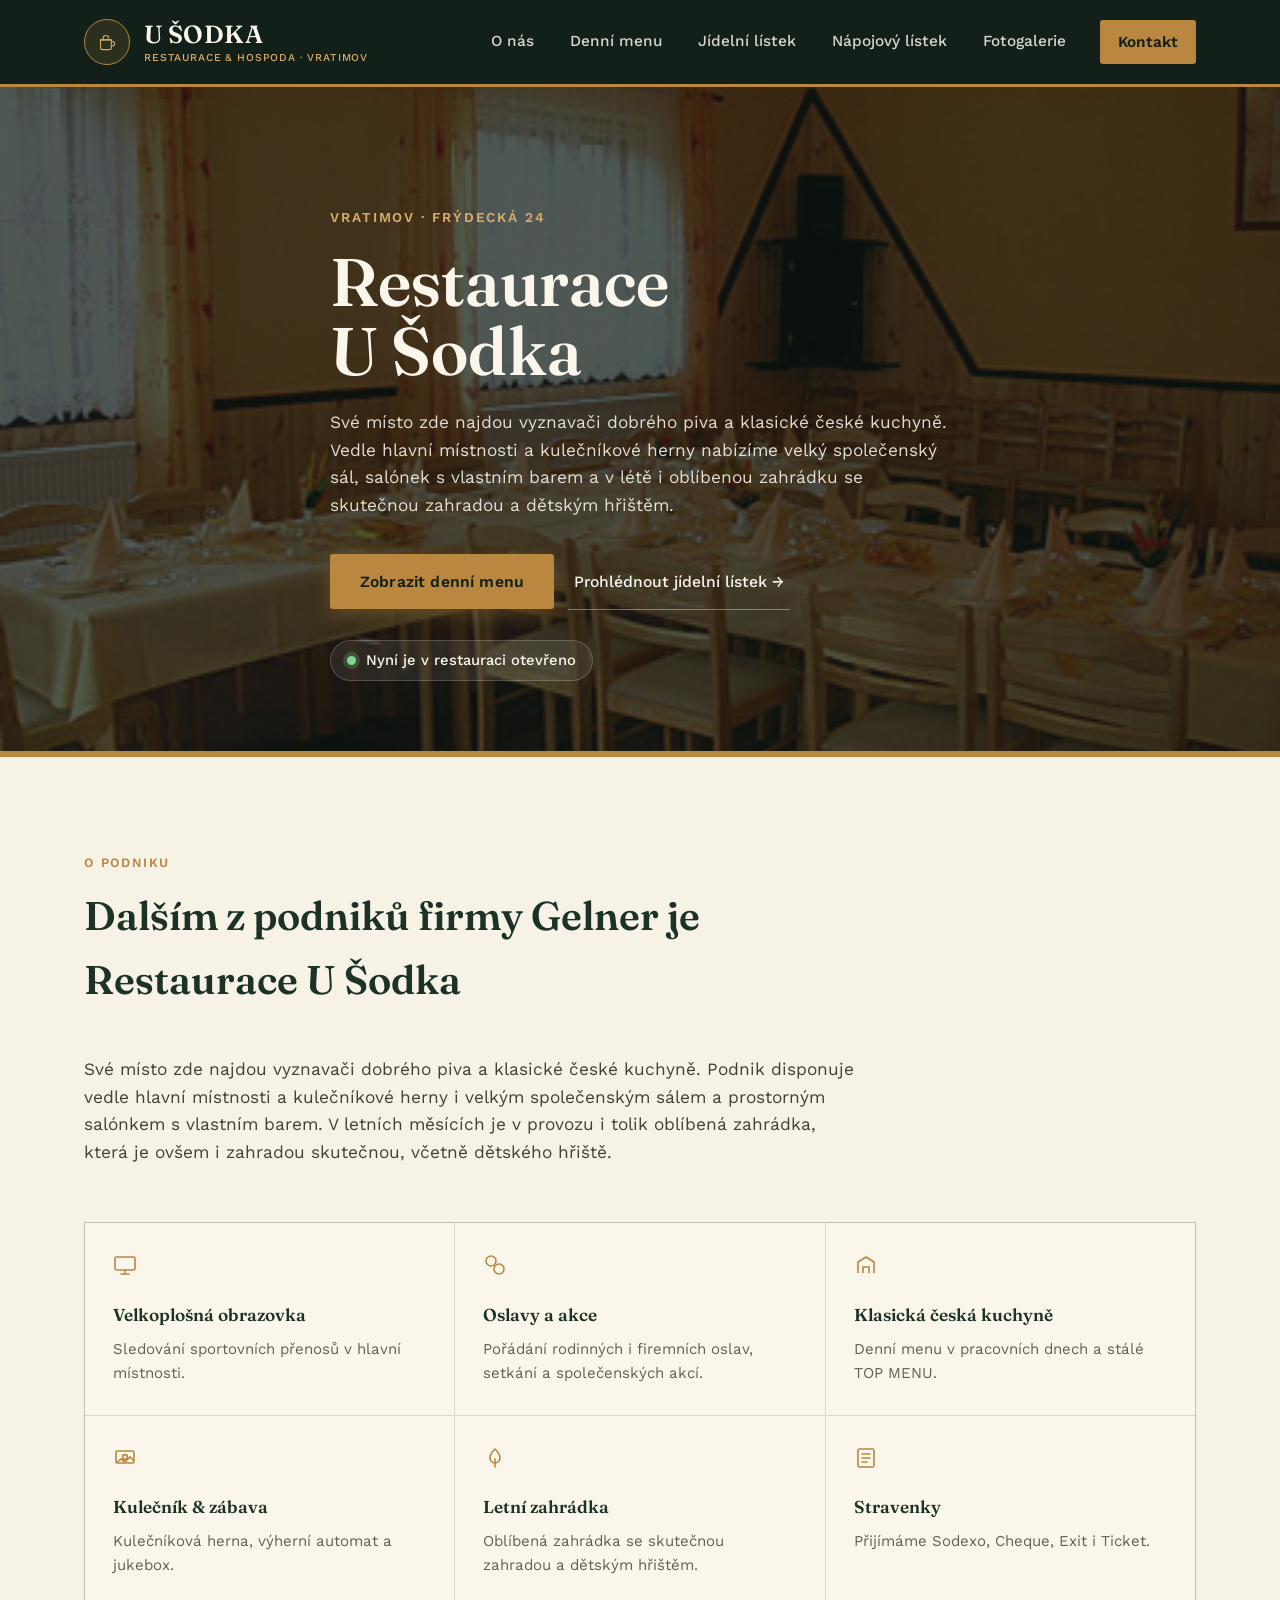
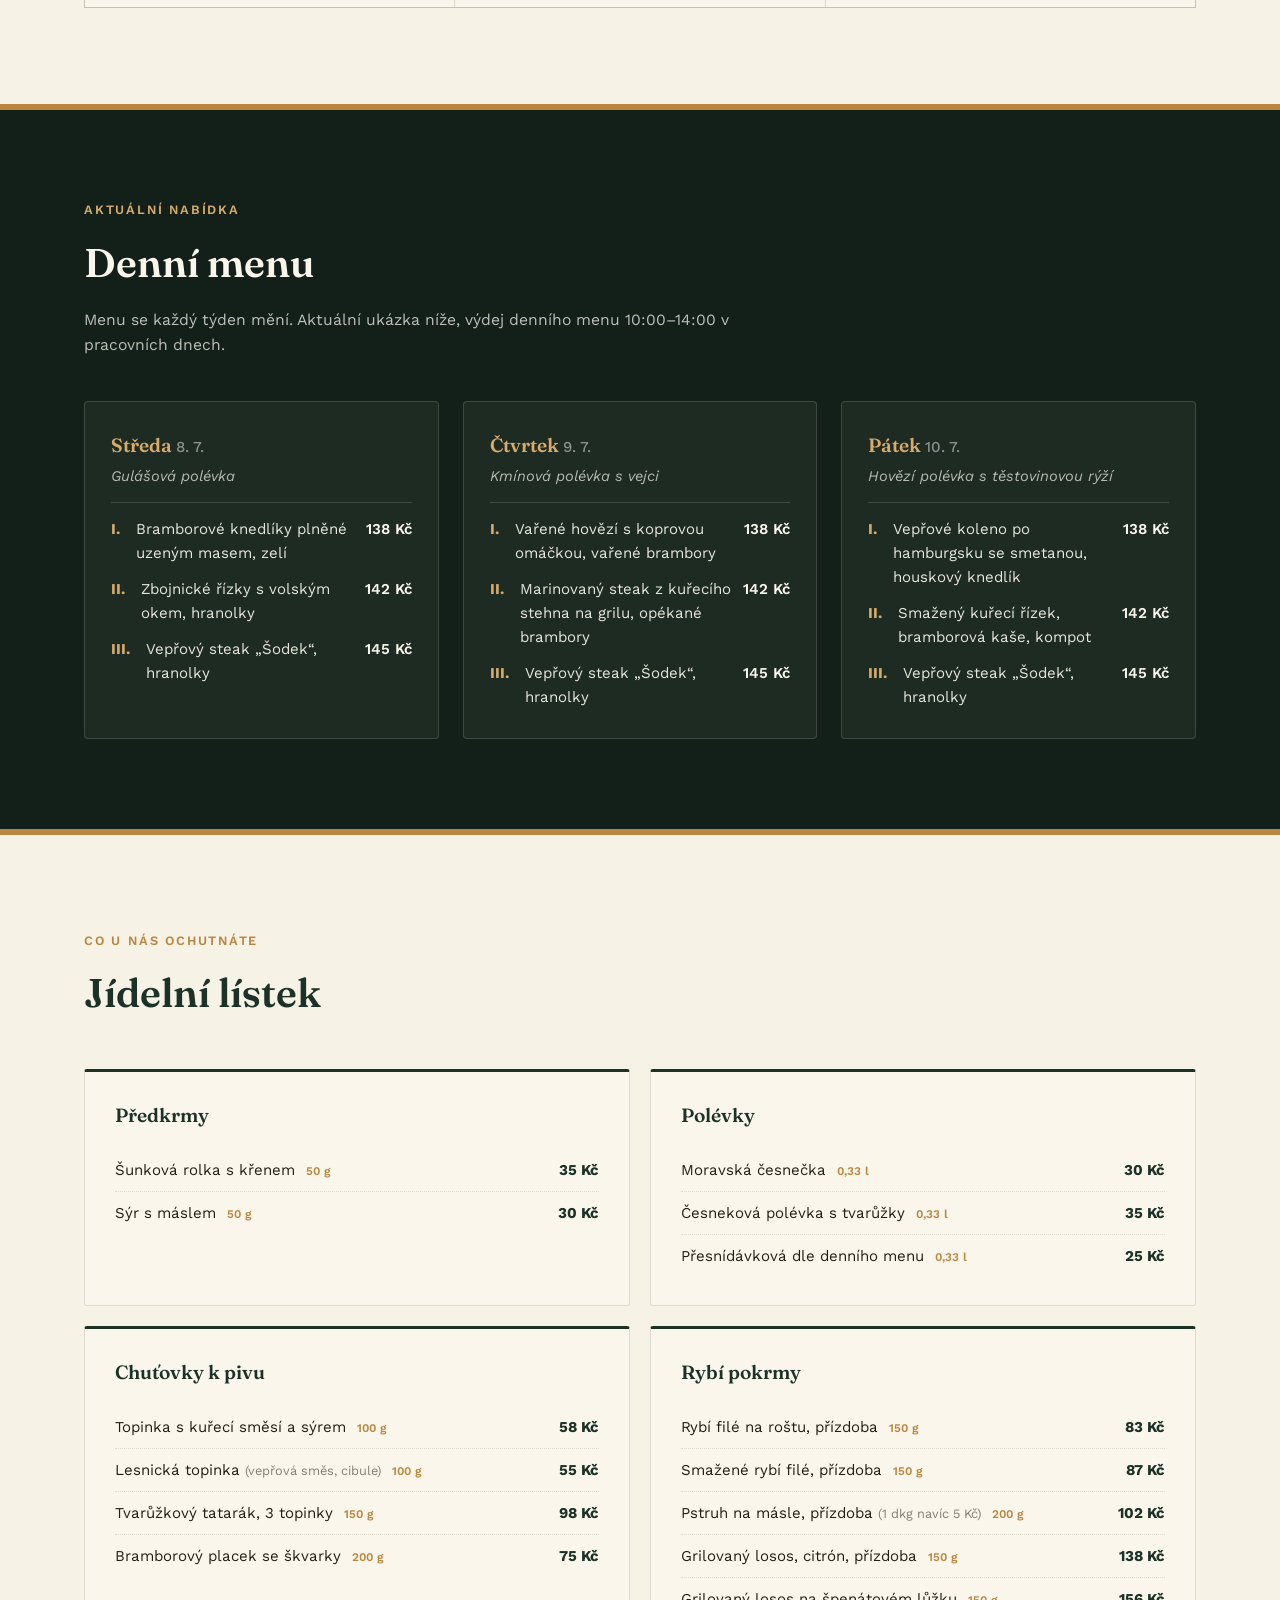
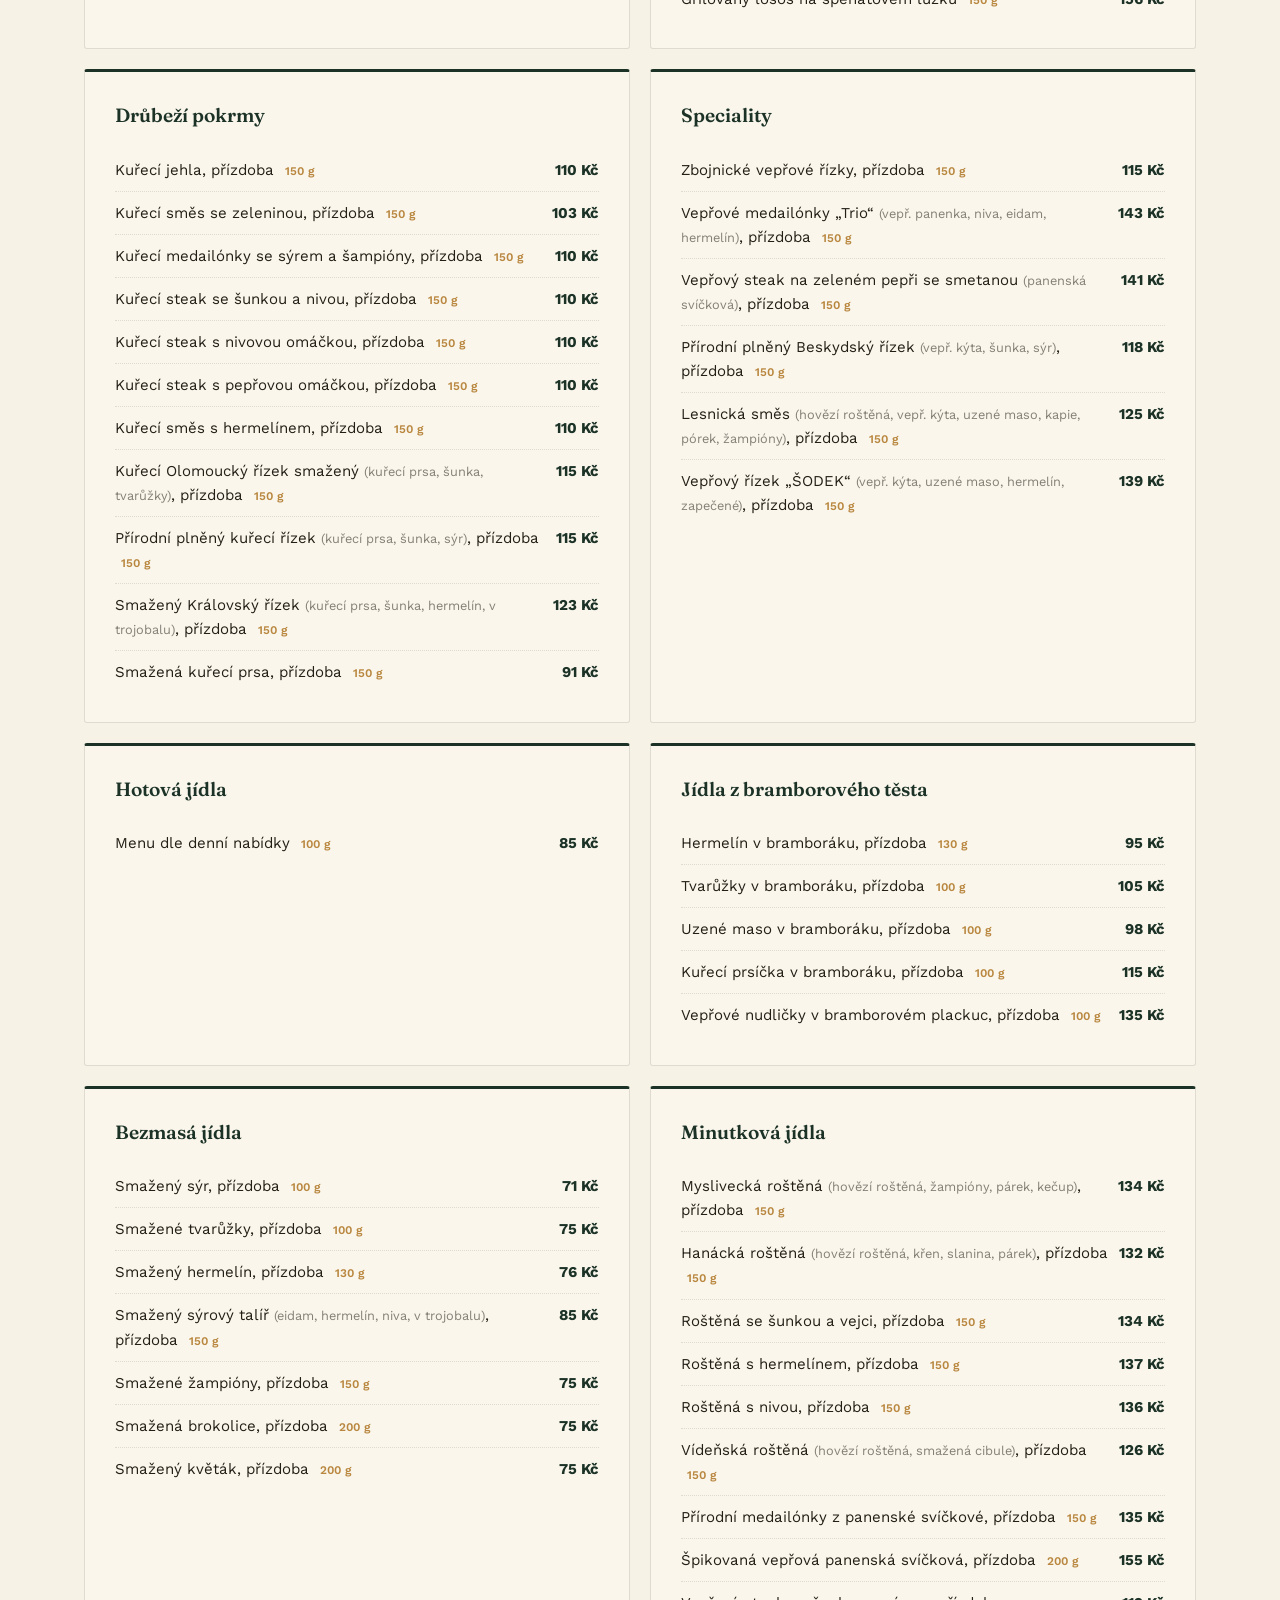
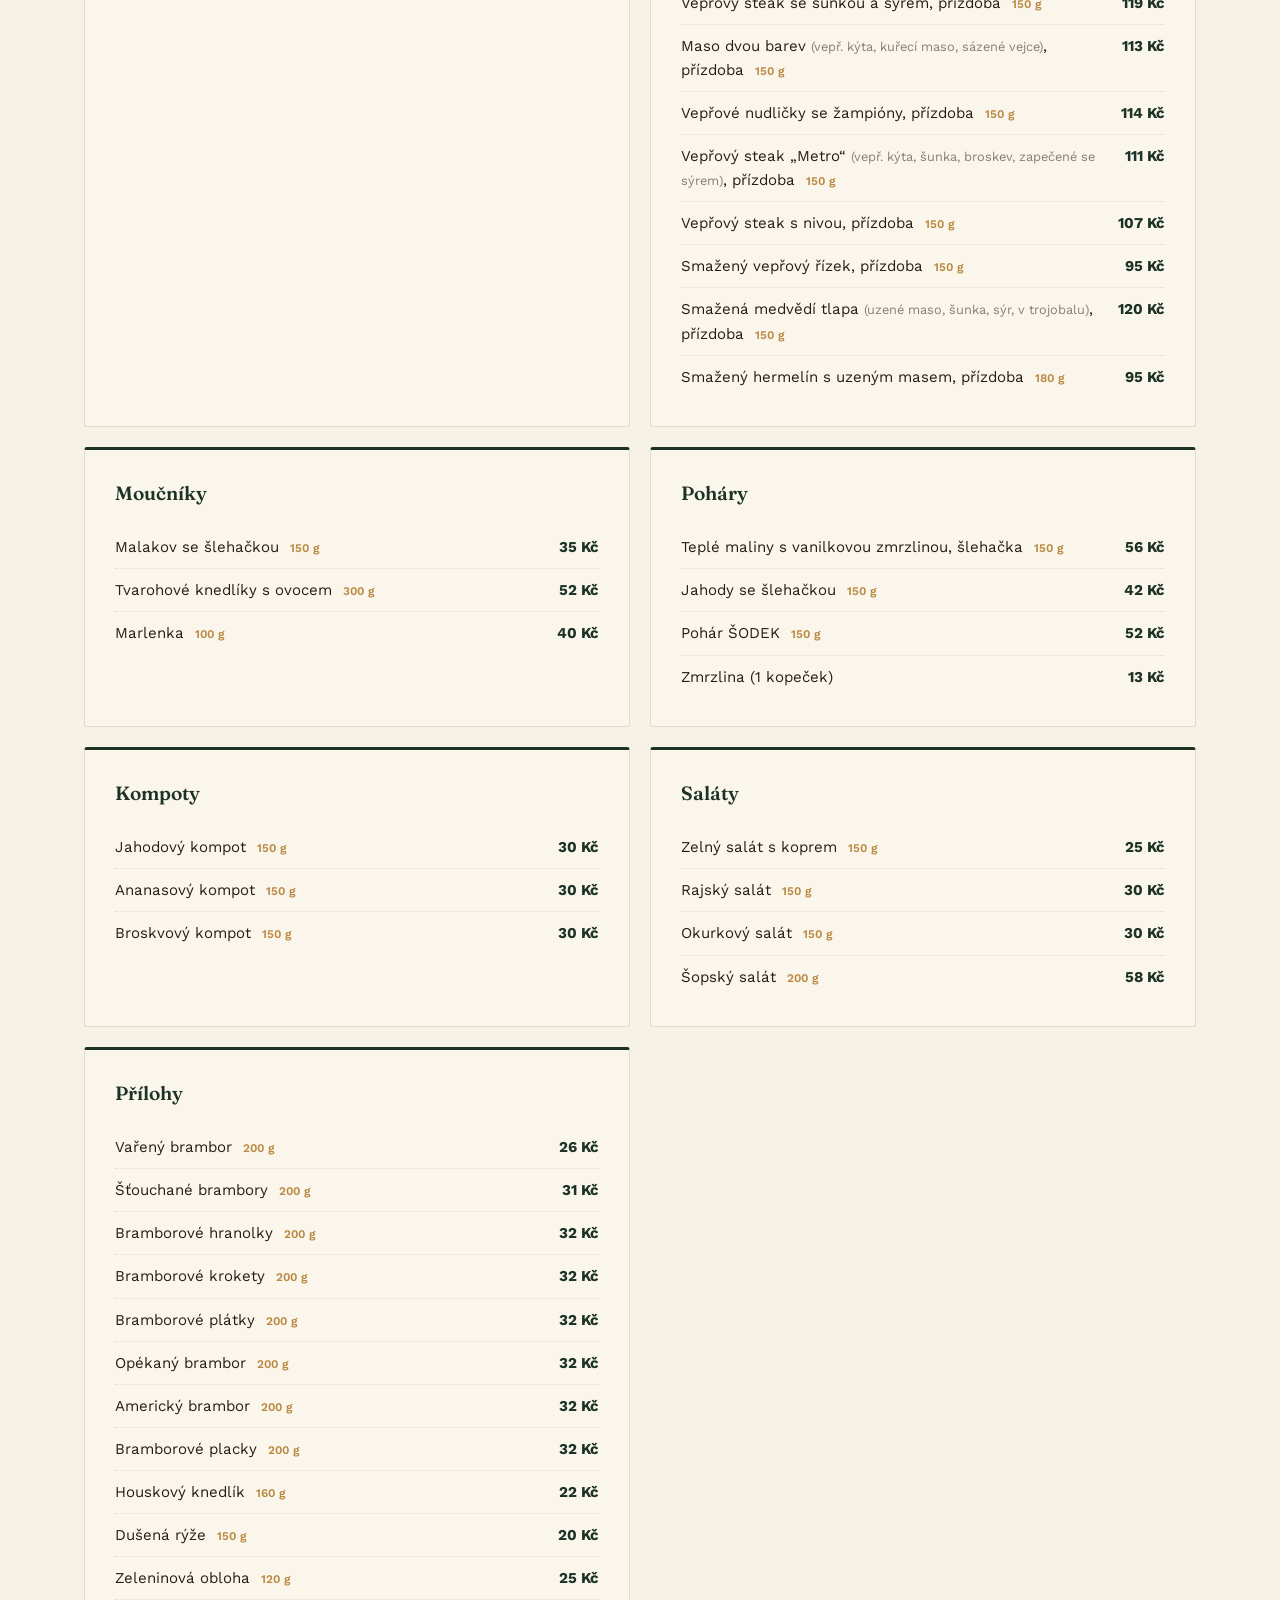
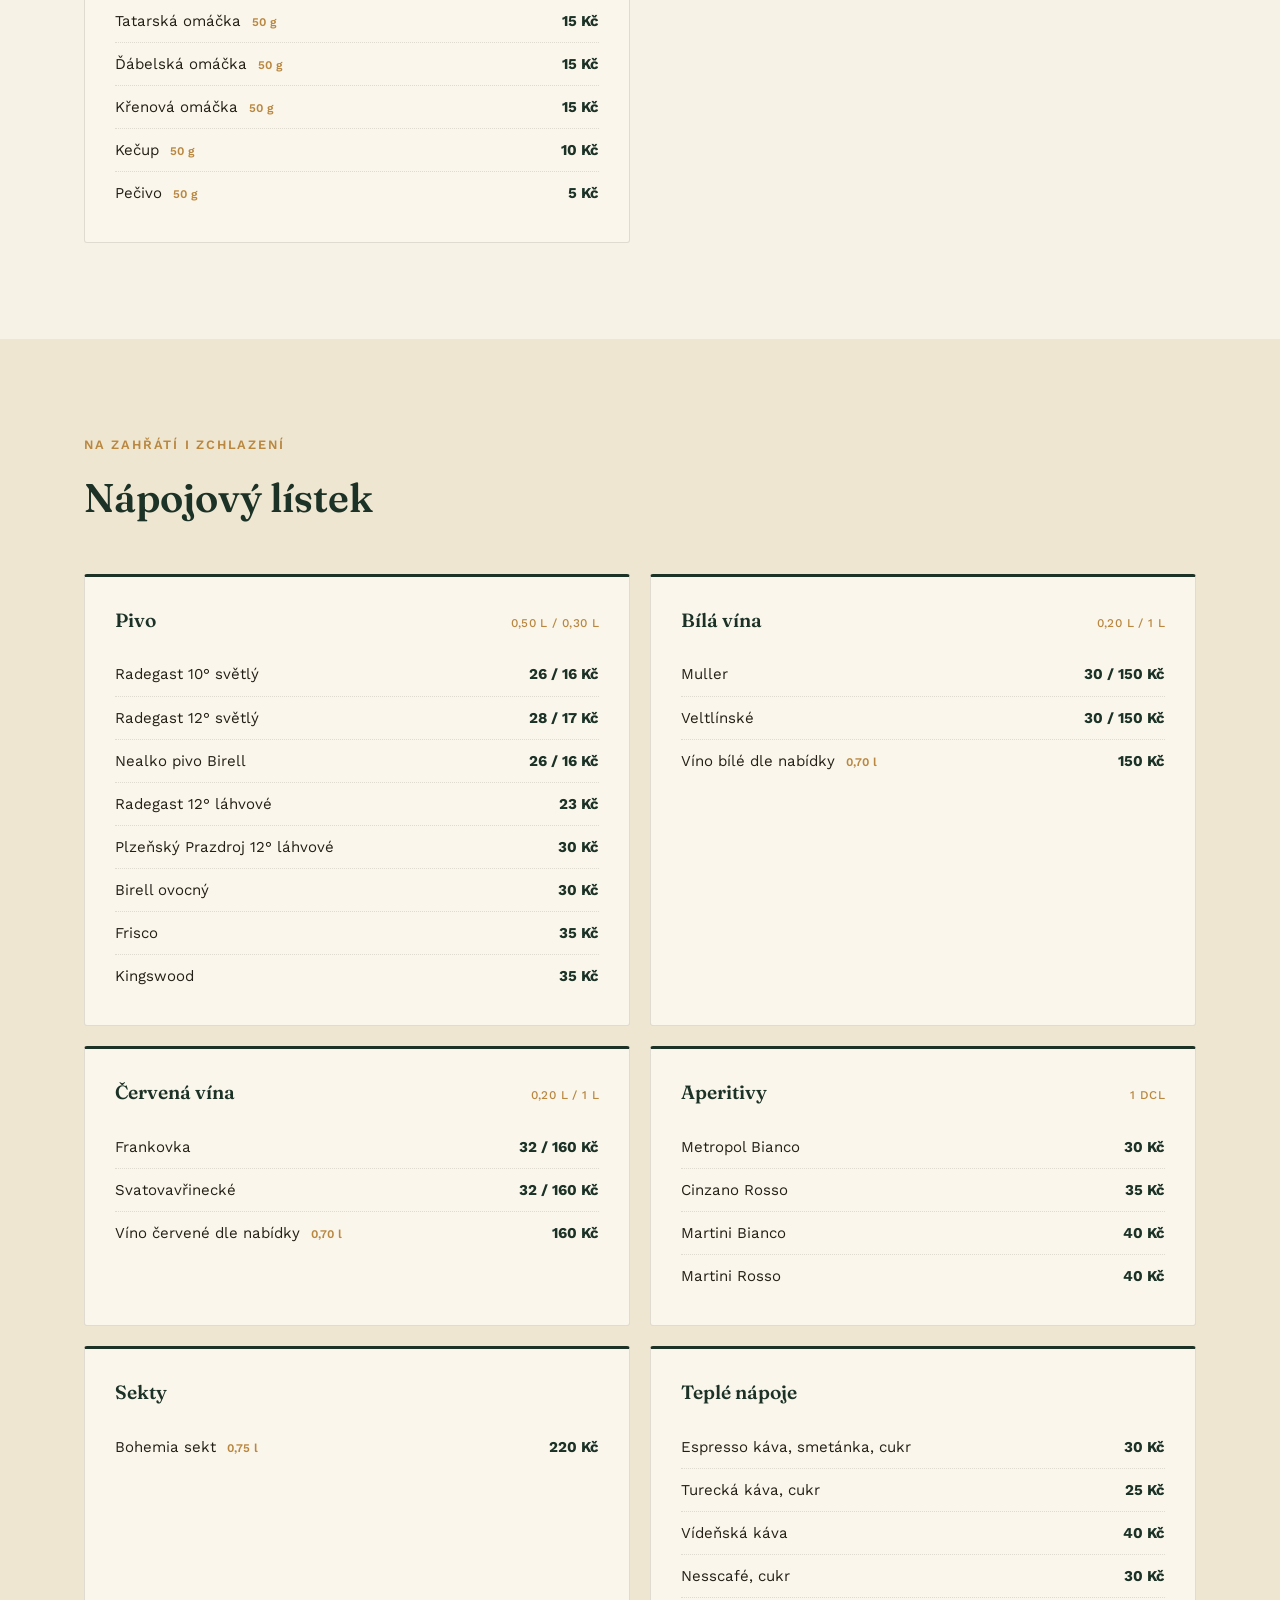
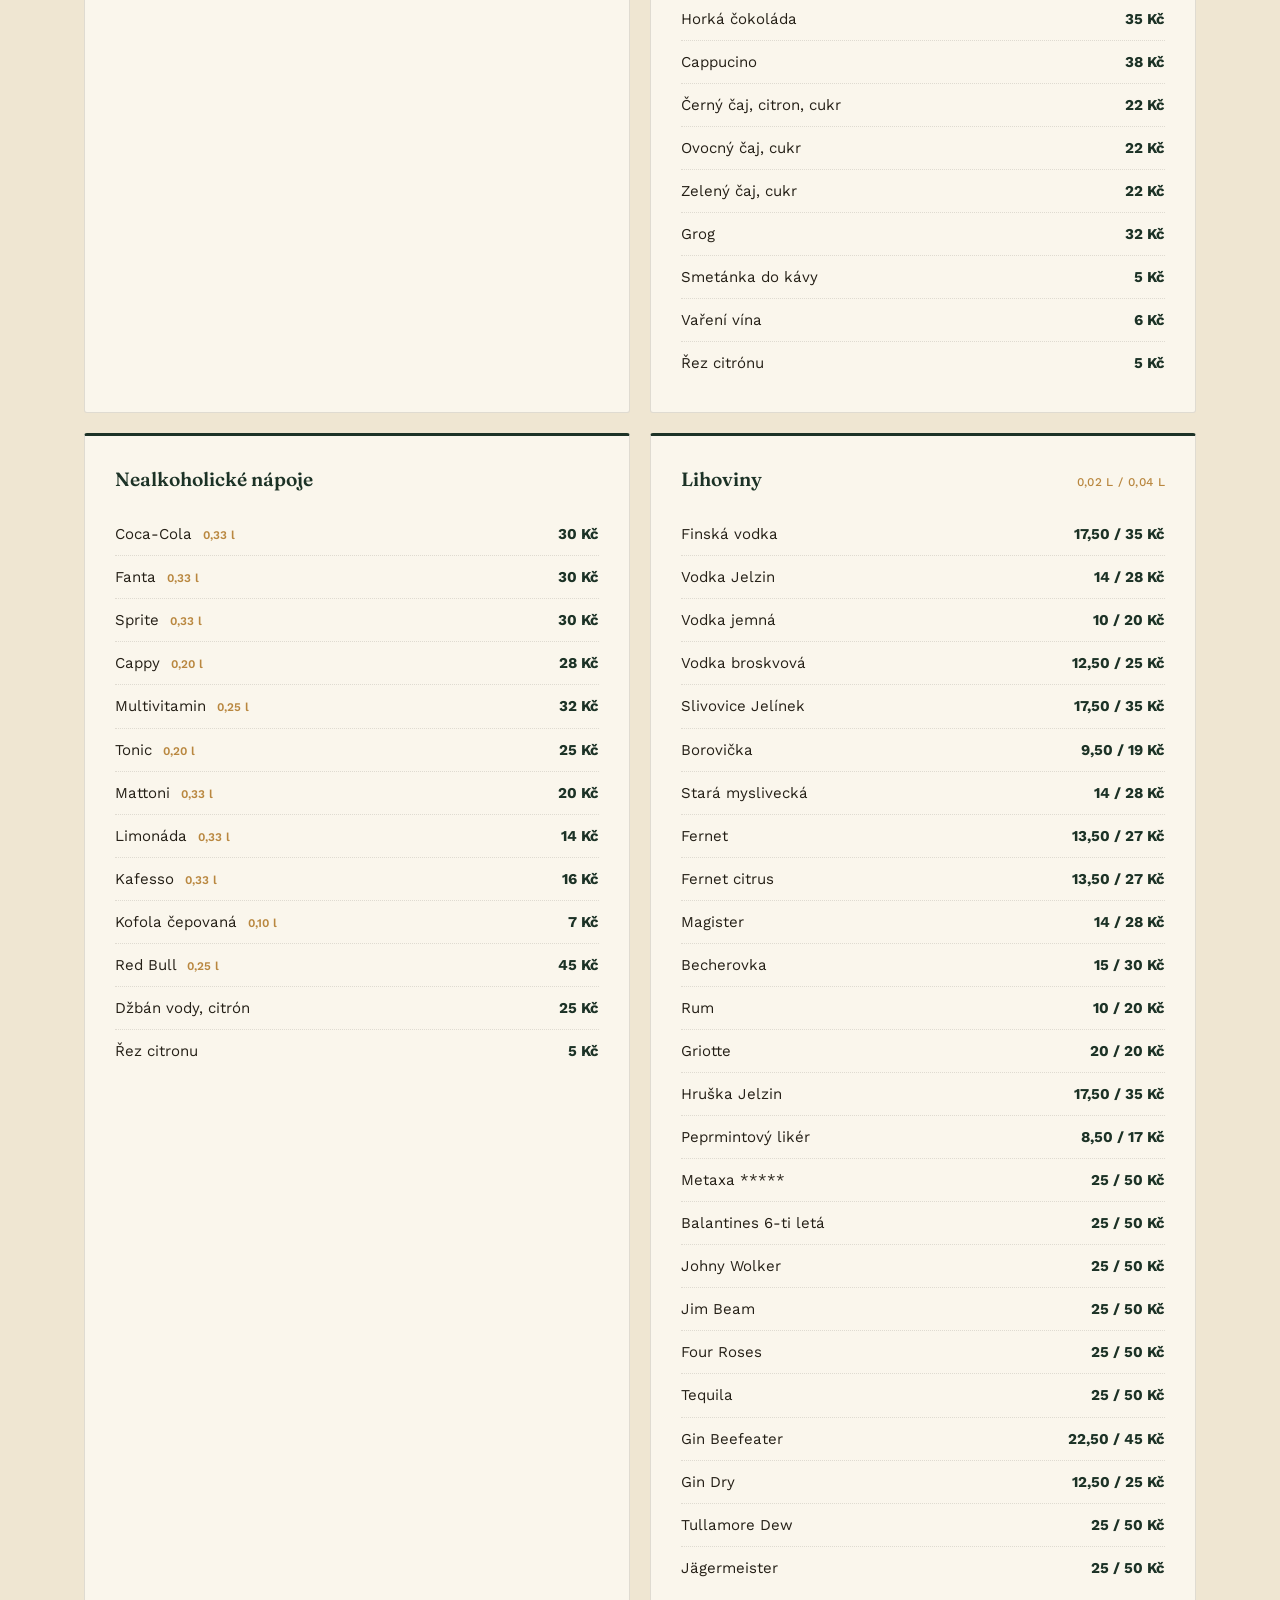
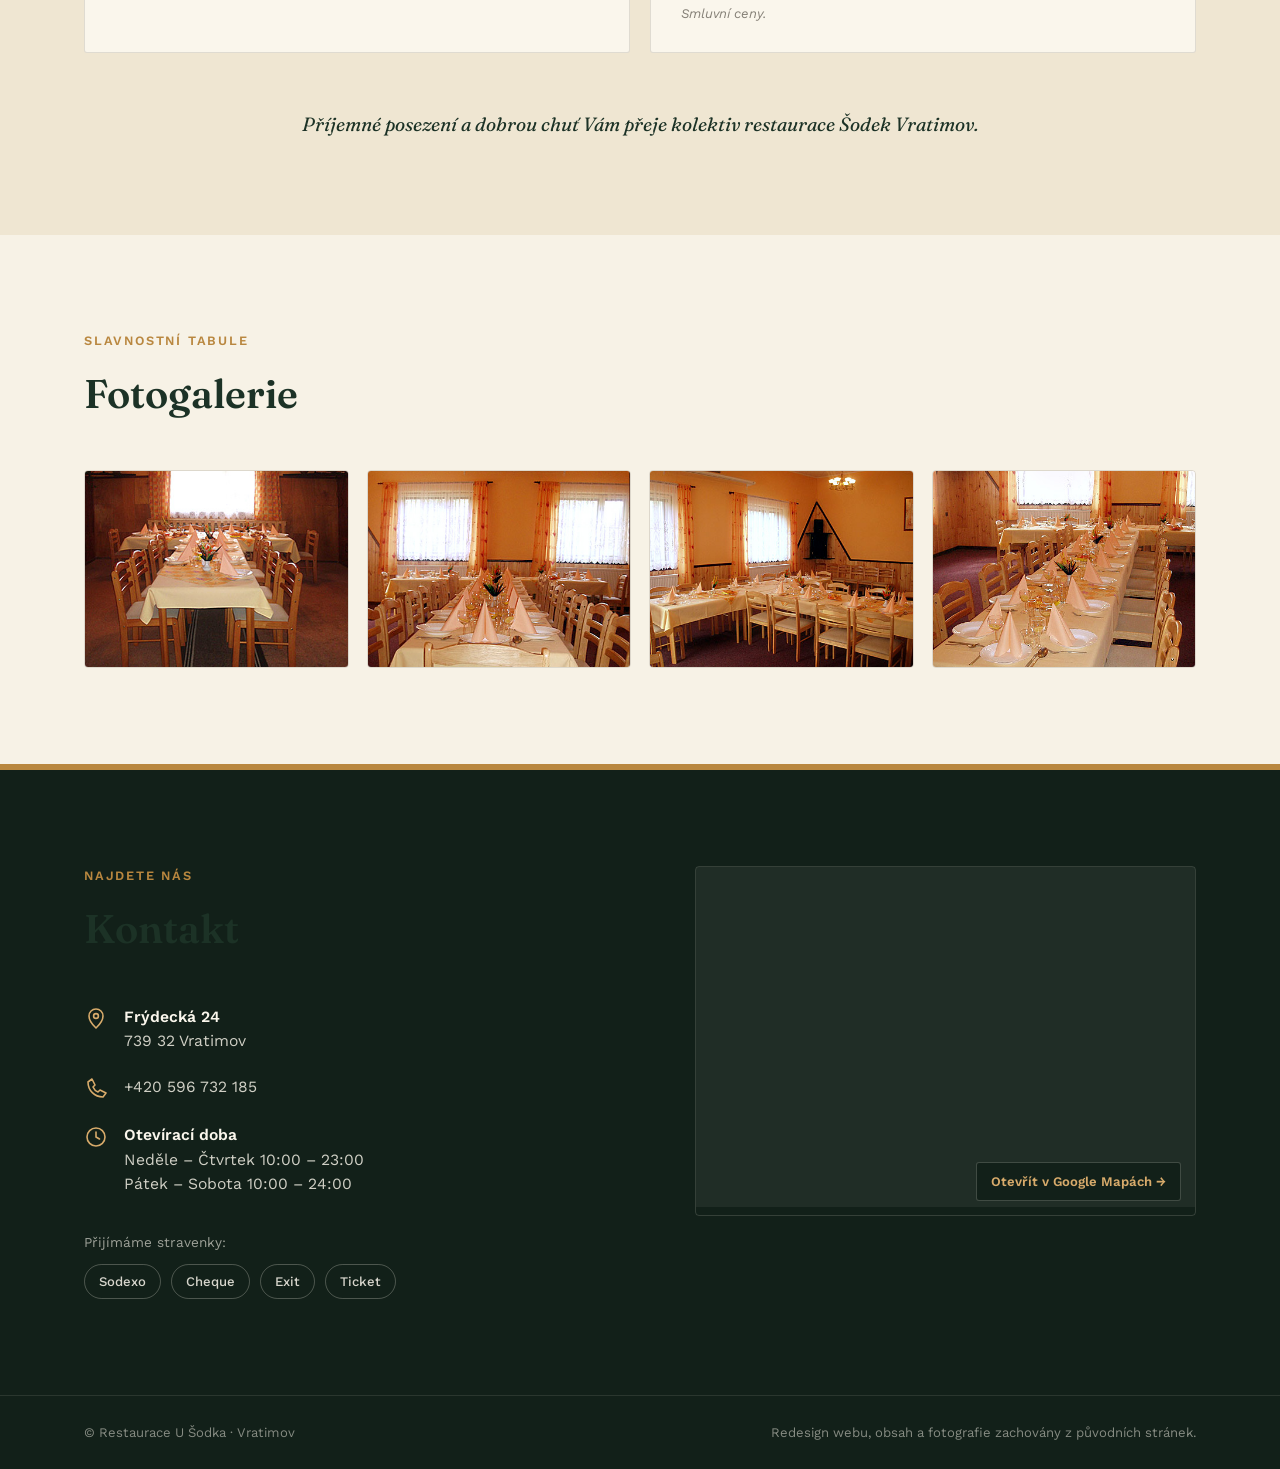
<file: sodek-redesign/index.html>
<!DOCTYPE html>
<html lang="cs">
<head>
<meta charset="UTF-8">
<meta name="viewport" content="width=device-width, initial-scale=1.0">
<title>Restaurace U Šodka | Vratimov</title>
<meta name="description" content="Restaurace U Šodka ve Vratimově – klasická česká kuchyně, dobré pivo, denní menu, oslavy a společenské akce.">
<link rel="preconnect" href="https://fonts.googleapis.com">
<link rel="preconnect" href="https://fonts.gstatic.com" crossorigin>
<link href="https://fonts.googleapis.com/css2?family=Fraunces:opsz,wght@9..144,500;9..144,600;9..144,700&family=Work+Sans:wght@400;500;600;700&display=swap" rel="stylesheet">
<link rel="stylesheet" href="style.css">
</head>
<body>

<header class="site-header" id="top">
  <div class="container header-inner">
    <a href="#top" class="brand">
      <span class="brand-mark" aria-hidden="true">
        <svg viewBox="0 0 48 48" fill="none" xmlns="http://www.w3.org/2000/svg">
          <path d="M12 20h20v14a4 4 0 0 1-4 4H16a4 4 0 0 1-4-4V20Z" stroke="currentColor" stroke-width="2"/>
          <path d="M32 23h2a4 4 0 0 1 0 8h-2" stroke="currentColor" stroke-width="2"/>
          <path d="M17 20v-3a5 5 0 0 1 10 0" stroke="currentColor" stroke-width="2" stroke-linecap="round"/>
          <path d="M12 20h20" stroke="currentColor" stroke-width="2"/>
        </svg>
      </span>
      <span class="brand-text">U ŠODKA<small>Restaurace &amp; hospoda · Vratimov</small></span>
    </a>

    <button class="nav-toggle" id="navToggle" aria-label="Otevřít menu" aria-expanded="false">
      <svg viewBox="0 0 24 24" fill="none" xmlns="http://www.w3.org/2000/svg"><path d="M3 6h18M3 12h18M3 18h18" stroke="currentColor" stroke-width="2" stroke-linecap="round"/></svg>
    </button>

    <nav class="main-nav" id="mainNav">
      <a href="#o-nas">O nás</a>
      <a href="#denni-menu">Denní menu</a>
      <a href="#jidelni-listek">Jídelní lístek</a>
      <a href="#napojovy-listek">Nápojový lístek</a>
      <a href="#galerie">Fotogalerie</a>
      <a href="#kontakt" class="nav-cta">Kontakt</a>
    </nav>
  </div>
</header>

<section class="hero">
  <div class="hero-media">
    <img src="images/hero.jpg" alt="Interiér restaurace U Šodka – slavnostně prostřená tabule">
    <div class="hero-overlay"></div>
  </div>
  <div class="container hero-content">
    <p class="hero-eyebrow">Vratimov · Frýdecká 24</p>
    <h1>Restaurace<br>U Šodka</h1>
    <p class="hero-lead">Své místo zde najdou vyznavači dobrého piva a klasické české kuchyně. Vedle hlavní místnosti a kulečníkové herny nabízíme velký společenský sál, salónek s vlastním barem a v létě i oblíbenou zahrádku se skutečnou zahradou a dětským hřištěm.</p>
    <div class="hero-actions">
      <a href="#denni-menu" class="btn btn-primary">Zobrazit denní menu</a>
      <a href="#jidelni-listek" class="btn-link">Prohlédnout jídelní lístek →</a>
    </div>
    <div class="hero-status">
      <span class="status-dot" aria-hidden="true"></span>
      Nyní je v restauraci otevřeno
    </div>
  </div>
</section>

<section class="about" id="o-nas">
  <div class="container">
    <div class="section-heading">
      <p class="kicker">O podniku</p>
      <h2>Dalším z podniků firmy Gelner je Restaurace U Šodka</h2>
    </div>
    <p class="about-text">Své místo zde najdou vyznavači dobrého piva a klasické české kuchyně. Podnik disponuje vedle hlavní místnosti a kulečníkové herny i velkým společenským sálem a prostorným salónkem s vlastním barem. V letních měsících je v provozu i tolik oblíbená zahrádka, která je ovšem i zahradou skutečnou, včetně dětského hřiště.</p>

    <div class="feature-grid">
      <div class="feature">
        <svg viewBox="0 0 24 24" fill="none" xmlns="http://www.w3.org/2000/svg"><rect x="2" y="4" width="20" height="13" rx="1.5" stroke="currentColor" stroke-width="1.6"/><path d="M8 21h8M12 17v4" stroke="currentColor" stroke-width="1.6" stroke-linecap="round"/></svg>
        <h3>Velkoplošná obrazovka</h3>
        <p>Sledování sportovních přenosů v hlavní místnosti.</p>
      </div>
      <div class="feature">
        <svg viewBox="0 0 24 24" fill="none" xmlns="http://www.w3.org/2000/svg"><circle cx="8" cy="8" r="5" stroke="currentColor" stroke-width="1.6"/><circle cx="16" cy="16" r="5" stroke="currentColor" stroke-width="1.6"/></svg>
        <h3>Oslavy a akce</h3>
        <p>Pořádání rodinných i firemních oslav, setkání a společenských akcí.</p>
      </div>
      <div class="feature">
        <svg viewBox="0 0 24 24" fill="none" xmlns="http://www.w3.org/2000/svg"><path d="M4 20V9l8-5 8 5v11" stroke="currentColor" stroke-width="1.6" stroke-linejoin="round"/><path d="M9 20v-6h6v6" stroke="currentColor" stroke-width="1.6"/></svg>
        <h3>Klasická česká kuchyně</h3>
        <p>Denní menu v pracovních dnech a stálé TOP MENU.</p>
      </div>
      <div class="feature">
        <svg viewBox="0 0 24 24" fill="none" xmlns="http://www.w3.org/2000/svg"><rect x="3" y="5" width="18" height="12" rx="1.5" stroke="currentColor" stroke-width="1.6"/><circle cx="12" cy="11" r="2.4" stroke="currentColor" stroke-width="1.6"/><path d="M3 17l5-4 4 3 5-5 4 4" stroke="currentColor" stroke-width="1.6"/></svg>
        <h3>Kulečník &amp; zábava</h3>
        <p>Kulečníková herna, výherní automat a jukebox.</p>
      </div>
      <div class="feature">
        <svg viewBox="0 0 24 24" fill="none" xmlns="http://www.w3.org/2000/svg"><path d="M12 3c3 3 5 6 5 9a5 5 0 0 1-10 0c0-3 2-6 5-9Z" stroke="currentColor" stroke-width="1.6" stroke-linejoin="round"/><path d="M12 13v8" stroke="currentColor" stroke-width="1.6" stroke-linecap="round"/></svg>
        <h3>Letní zahrádka</h3>
        <p>Oblíbená zahrádka se skutečnou zahradou a dětským hřištěm.</p>
      </div>
      <div class="feature">
        <svg viewBox="0 0 24 24" fill="none" xmlns="http://www.w3.org/2000/svg"><rect x="4" y="3" width="16" height="18" rx="1.5" stroke="currentColor" stroke-width="1.6"/><path d="M8 8h8M8 12h8M8 16h5" stroke="currentColor" stroke-width="1.6" stroke-linecap="round"/></svg>
        <h3>Stravenky</h3>
        <p>Přijímáme Sodexo, Cheque, Exit i Ticket.</p>
      </div>
    </div>
  </div>
</section>

<section class="daily-menu" id="denni-menu">
  <div class="container">
    <div class="section-heading light">
      <p class="kicker">Aktuální nabídka</p>
      <h2>Denní menu</h2>
      <p class="section-note">Menu se každý týden mění. Aktuální ukázka níže, výdej denního menu 10:00–14:00 v pracovních dnech.</p>
    </div>

    <div class="daily-grid">
      <article class="daily-card">
        <h3>Středa <span>8. 7.</span></h3>
        <p class="daily-soup">Gulášová polévka</p>
        <ul>
          <li><span>I.</span> Bramborové knedlíky plněné uzeným masem, zelí <em>138 Kč</em></li>
          <li><span>II.</span> Zbojnické řízky s volským okem, hranolky <em>142 Kč</em></li>
          <li><span>III.</span> Vepřový steak „Šodek“, hranolky <em>145 Kč</em></li>
        </ul>
      </article>
      <article class="daily-card">
        <h3>Čtvrtek <span>9. 7.</span></h3>
        <p class="daily-soup">Kmínová polévka s vejci</p>
        <ul>
          <li><span>I.</span> Vařené hovězí s koprovou omáčkou, vařené brambory <em>138 Kč</em></li>
          <li><span>II.</span> Marinovaný steak z kuřecího stehna na grilu, opékané brambory <em>142 Kč</em></li>
          <li><span>III.</span> Vepřový steak „Šodek“, hranolky <em>145 Kč</em></li>
        </ul>
      </article>
      <article class="daily-card">
        <h3>Pátek <span>10. 7.</span></h3>
        <p class="daily-soup">Hovězí polévka s těstovinovou rýží</p>
        <ul>
          <li><span>I.</span> Vepřové koleno po hamburgsku se smetanou, houskový knedlík <em>138 Kč</em></li>
          <li><span>II.</span> Smažený kuřecí řízek, bramborová kaše, kompot <em>142 Kč</em></li>
          <li><span>III.</span> Vepřový steak „Šodek“, hranolky <em>145 Kč</em></li>
        </ul>
      </article>
    </div>
  </div>
</section>

<section class="menu-section" id="jidelni-listek">
  <div class="container">
    <div class="section-heading">
      <p class="kicker">Co u nás ochutnáte</p>
      <h2>Jídelní lístek</h2>
    </div>

    <div class="menu-grid">

      <div class="menu-card">
        <h3>Předkrmy</h3>
        <ul class="menu-list">
          <li><span class="mi-name">Šunková rolka s křenem <em class="mi-weight">50 g</em></span><span class="mi-price">35 Kč</span></li>
          <li><span class="mi-name">Sýr s máslem <em class="mi-weight">50 g</em></span><span class="mi-price">30 Kč</span></li>
        </ul>
      </div>

      <div class="menu-card">
        <h3>Polévky</h3>
        <ul class="menu-list">
          <li><span class="mi-name">Moravská česnečka <em class="mi-weight">0,33 l</em></span><span class="mi-price">30 Kč</span></li>
          <li><span class="mi-name">Česneková polévka s tvarůžky <em class="mi-weight">0,33 l</em></span><span class="mi-price">35 Kč</span></li>
          <li><span class="mi-name">Přesnídávková dle denního menu <em class="mi-weight">0,33 l</em></span><span class="mi-price">25 Kč</span></li>
        </ul>
      </div>

      <div class="menu-card">
        <h3>Chuťovky k pivu</h3>
        <ul class="menu-list">
          <li><span class="mi-name">Topinka s kuřecí směsí a sýrem <em class="mi-weight">100 g</em></span><span class="mi-price">58 Kč</span></li>
          <li><span class="mi-name">Lesnická topinka <small>(vepřová směs, cibule)</small> <em class="mi-weight">100 g</em></span><span class="mi-price">55 Kč</span></li>
          <li><span class="mi-name">Tvarůžkový tatarák, 3 topinky <em class="mi-weight">150 g</em></span><span class="mi-price">98 Kč</span></li>
          <li><span class="mi-name">Bramborový placek se škvarky <em class="mi-weight">200 g</em></span><span class="mi-price">75 Kč</span></li>
        </ul>
      </div>

      <div class="menu-card">
        <h3>Rybí pokrmy</h3>
        <ul class="menu-list">
          <li><span class="mi-name">Rybí filé na roštu, přízdoba <em class="mi-weight">150 g</em></span><span class="mi-price">83 Kč</span></li>
          <li><span class="mi-name">Smažené rybí filé, přízdoba <em class="mi-weight">150 g</em></span><span class="mi-price">87 Kč</span></li>
          <li><span class="mi-name">Pstruh na másle, přízdoba <small>(1 dkg navíc 5 Kč)</small> <em class="mi-weight">200 g</em></span><span class="mi-price">102 Kč</span></li>
          <li><span class="mi-name">Grilovaný losos, citrón, přízdoba <em class="mi-weight">150 g</em></span><span class="mi-price">138 Kč</span></li>
          <li><span class="mi-name">Grilovaný losos na špenátovém lůžku <em class="mi-weight">150 g</em></span><span class="mi-price">156 Kč</span></li>
        </ul>
      </div>

      <div class="menu-card">
        <h3>Drůbeží pokrmy</h3>
        <ul class="menu-list">
          <li><span class="mi-name">Kuřecí jehla, přízdoba <em class="mi-weight">150 g</em></span><span class="mi-price">110 Kč</span></li>
          <li><span class="mi-name">Kuřecí směs se zeleninou, přízdoba <em class="mi-weight">150 g</em></span><span class="mi-price">103 Kč</span></li>
          <li><span class="mi-name">Kuřecí medailónky se sýrem a šampióny, přízdoba <em class="mi-weight">150 g</em></span><span class="mi-price">110 Kč</span></li>
          <li><span class="mi-name">Kuřecí steak se šunkou a nivou, přízdoba <em class="mi-weight">150 g</em></span><span class="mi-price">110 Kč</span></li>
          <li><span class="mi-name">Kuřecí steak s nivovou omáčkou, přízdoba <em class="mi-weight">150 g</em></span><span class="mi-price">110 Kč</span></li>
          <li><span class="mi-name">Kuřecí steak s pepřovou omáčkou, přízdoba <em class="mi-weight">150 g</em></span><span class="mi-price">110 Kč</span></li>
          <li><span class="mi-name">Kuřecí směs s hermelínem, přízdoba <em class="mi-weight">150 g</em></span><span class="mi-price">110 Kč</span></li>
          <li><span class="mi-name">Kuřecí Olomoucký řízek smažený <small>(kuřecí prsa, šunka, tvarůžky)</small>, přízdoba <em class="mi-weight">150 g</em></span><span class="mi-price">115 Kč</span></li>
          <li><span class="mi-name">Přírodní plněný kuřecí řízek <small>(kuřecí prsa, šunka, sýr)</small>, přízdoba <em class="mi-weight">150 g</em></span><span class="mi-price">115 Kč</span></li>
          <li><span class="mi-name">Smažený Královský řízek <small>(kuřecí prsa, šunka, hermelín, v trojobalu)</small>, přízdoba <em class="mi-weight">150 g</em></span><span class="mi-price">123 Kč</span></li>
          <li><span class="mi-name">Smažená kuřecí prsa, přízdoba <em class="mi-weight">150 g</em></span><span class="mi-price">91 Kč</span></li>
        </ul>
      </div>

      <div class="menu-card">
        <h3>Speciality</h3>
        <ul class="menu-list">
          <li><span class="mi-name">Zbojnické vepřové řízky, přízdoba <em class="mi-weight">150 g</em></span><span class="mi-price">115 Kč</span></li>
          <li><span class="mi-name">Vepřové medailónky „Trio“ <small>(vepř. panenka, niva, eidam, hermelín)</small>, přízdoba <em class="mi-weight">150 g</em></span><span class="mi-price">143 Kč</span></li>
          <li><span class="mi-name">Vepřový steak na zeleném pepři se smetanou <small>(panenská svíčková)</small>, přízdoba <em class="mi-weight">150 g</em></span><span class="mi-price">141 Kč</span></li>
          <li><span class="mi-name">Přírodní plněný Beskydský řízek <small>(vepř. kýta, šunka, sýr)</small>, přízdoba <em class="mi-weight">150 g</em></span><span class="mi-price">118 Kč</span></li>
          <li><span class="mi-name">Lesnická směs <small>(hovězí roštěná, vepř. kýta, uzené maso, kapie, pórek, žampióny)</small>, přízdoba <em class="mi-weight">150 g</em></span><span class="mi-price">125 Kč</span></li>
          <li><span class="mi-name">Vepřový řízek „ŠODEK“ <small>(vepř. kýta, uzené maso, hermelín, zapečené)</small>, přízdoba <em class="mi-weight">150 g</em></span><span class="mi-price">139 Kč</span></li>
        </ul>
      </div>

      <div class="menu-card">
        <h3>Hotová jídla</h3>
        <ul class="menu-list">
          <li><span class="mi-name">Menu dle denní nabídky <em class="mi-weight">100 g</em></span><span class="mi-price">85 Kč</span></li>
        </ul>
      </div>

      <div class="menu-card">
        <h3>Jídla z bramborového těsta</h3>
        <ul class="menu-list">
          <li><span class="mi-name">Hermelín v bramboráku, přízdoba <em class="mi-weight">130 g</em></span><span class="mi-price">95 Kč</span></li>
          <li><span class="mi-name">Tvarůžky v bramboráku, přízdoba <em class="mi-weight">100 g</em></span><span class="mi-price">105 Kč</span></li>
          <li><span class="mi-name">Uzené maso v bramboráku, přízdoba <em class="mi-weight">100 g</em></span><span class="mi-price">98 Kč</span></li>
          <li><span class="mi-name">Kuřecí prsíčka v bramboráku, přízdoba <em class="mi-weight">100 g</em></span><span class="mi-price">115 Kč</span></li>
          <li><span class="mi-name">Vepřové nudličky v bramborovém plackuc, přízdoba <em class="mi-weight">100 g</em></span><span class="mi-price">135 Kč</span></li>
        </ul>
      </div>

      <div class="menu-card">
        <h3>Bezmasá jídla</h3>
        <ul class="menu-list">
          <li><span class="mi-name">Smažený sýr, přízdoba <em class="mi-weight">100 g</em></span><span class="mi-price">71 Kč</span></li>
          <li><span class="mi-name">Smažené tvarůžky, přízdoba <em class="mi-weight">100 g</em></span><span class="mi-price">75 Kč</span></li>
          <li><span class="mi-name">Smažený hermelín, přízdoba <em class="mi-weight">130 g</em></span><span class="mi-price">76 Kč</span></li>
          <li><span class="mi-name">Smažený sýrový talíř <small>(eidam, hermelín, niva, v trojobalu)</small>, přízdoba <em class="mi-weight">150 g</em></span><span class="mi-price">85 Kč</span></li>
          <li><span class="mi-name">Smažené žampióny, přízdoba <em class="mi-weight">150 g</em></span><span class="mi-price">75 Kč</span></li>
          <li><span class="mi-name">Smažená brokolice, přízdoba <em class="mi-weight">200 g</em></span><span class="mi-price">75 Kč</span></li>
          <li><span class="mi-name">Smažený květák, přízdoba <em class="mi-weight">200 g</em></span><span class="mi-price">75 Kč</span></li>
        </ul>
      </div>

      <div class="menu-card">
        <h3>Minutková jídla</h3>
        <ul class="menu-list">
          <li><span class="mi-name">Myslivecká roštěná <small>(hovězí roštěná, žampióny, párek, kečup)</small>, přízdoba <em class="mi-weight">150 g</em></span><span class="mi-price">134 Kč</span></li>
          <li><span class="mi-name">Hanácká roštěná <small>(hovězí roštěná, křen, slanina, párek)</small>, přízdoba <em class="mi-weight">150 g</em></span><span class="mi-price">132 Kč</span></li>
          <li><span class="mi-name">Roštěná se šunkou a vejci, přízdoba <em class="mi-weight">150 g</em></span><span class="mi-price">134 Kč</span></li>
          <li><span class="mi-name">Roštěná s hermelínem, přízdoba <em class="mi-weight">150 g</em></span><span class="mi-price">137 Kč</span></li>
          <li><span class="mi-name">Roštěná s nivou, přízdoba <em class="mi-weight">150 g</em></span><span class="mi-price">136 Kč</span></li>
          <li><span class="mi-name">Vídeňská roštěná <small>(hovězí roštěná, smažená cibule)</small>, přízdoba <em class="mi-weight">150 g</em></span><span class="mi-price">126 Kč</span></li>
          <li><span class="mi-name">Přírodní medailónky z panenské svíčkové, přízdoba <em class="mi-weight">150 g</em></span><span class="mi-price">135 Kč</span></li>
          <li><span class="mi-name">Špikovaná vepřová panenská svíčková, přízdoba <em class="mi-weight">200 g</em></span><span class="mi-price">155 Kč</span></li>
          <li><span class="mi-name">Vepřový steak se šunkou a sýrem, přízdoba <em class="mi-weight">150 g</em></span><span class="mi-price">119 Kč</span></li>
          <li><span class="mi-name">Maso dvou barev <small>(vepř. kýta, kuřecí maso, sázené vejce)</small>, přízdoba <em class="mi-weight">150 g</em></span><span class="mi-price">113 Kč</span></li>
          <li><span class="mi-name">Vepřové nudličky se žampióny, přízdoba <em class="mi-weight">150 g</em></span><span class="mi-price">114 Kč</span></li>
          <li><span class="mi-name">Vepřový steak „Metro“ <small>(vepř. kýta, šunka, broskev, zapečené se sýrem)</small>, přízdoba <em class="mi-weight">150 g</em></span><span class="mi-price">111 Kč</span></li>
          <li><span class="mi-name">Vepřový steak s nivou, přízdoba <em class="mi-weight">150 g</em></span><span class="mi-price">107 Kč</span></li>
          <li><span class="mi-name">Smažený vepřový řízek, přízdoba <em class="mi-weight">150 g</em></span><span class="mi-price">95 Kč</span></li>
          <li><span class="mi-name">Smažená medvědí tlapa <small>(uzené maso, šunka, sýr, v trojobalu)</small>, přízdoba <em class="mi-weight">150 g</em></span><span class="mi-price">120 Kč</span></li>
          <li><span class="mi-name">Smažený hermelín s uzeným masem, přízdoba <em class="mi-weight">180 g</em></span><span class="mi-price">95 Kč</span></li>
        </ul>
      </div>

      <div class="menu-card">
        <h3>Moučníky</h3>
        <ul class="menu-list">
          <li><span class="mi-name">Malakov se šlehačkou <em class="mi-weight">150 g</em></span><span class="mi-price">35 Kč</span></li>
          <li><span class="mi-name">Tvarohové knedlíky s ovocem <em class="mi-weight">300 g</em></span><span class="mi-price">52 Kč</span></li>
          <li><span class="mi-name">Marlenka <em class="mi-weight">100 g</em></span><span class="mi-price">40 Kč</span></li>
        </ul>
      </div>

      <div class="menu-card">
        <h3>Poháry</h3>
        <ul class="menu-list">
          <li><span class="mi-name">Teplé maliny s vanilkovou zmrzlinou, šlehačka <em class="mi-weight">150 g</em></span><span class="mi-price">56 Kč</span></li>
          <li><span class="mi-name">Jahody se šlehačkou <em class="mi-weight">150 g</em></span><span class="mi-price">42 Kč</span></li>
          <li><span class="mi-name">Pohár ŠODEK <em class="mi-weight">150 g</em></span><span class="mi-price">52 Kč</span></li>
          <li><span class="mi-name">Zmrzlina (1 kopeček)</span><span class="mi-price">13 Kč</span></li>
        </ul>
      </div>

      <div class="menu-card">
        <h3>Kompoty</h3>
        <ul class="menu-list">
          <li><span class="mi-name">Jahodový kompot <em class="mi-weight">150 g</em></span><span class="mi-price">30 Kč</span></li>
          <li><span class="mi-name">Ananasový kompot <em class="mi-weight">150 g</em></span><span class="mi-price">30 Kč</span></li>
          <li><span class="mi-name">Broskvový kompot <em class="mi-weight">150 g</em></span><span class="mi-price">30 Kč</span></li>
        </ul>
      </div>

      <div class="menu-card">
        <h3>Saláty</h3>
        <ul class="menu-list">
          <li><span class="mi-name">Zelný salát s koprem <em class="mi-weight">150 g</em></span><span class="mi-price">25 Kč</span></li>
          <li><span class="mi-name">Rajský salát <em class="mi-weight">150 g</em></span><span class="mi-price">30 Kč</span></li>
          <li><span class="mi-name">Okurkový salát <em class="mi-weight">150 g</em></span><span class="mi-price">30 Kč</span></li>
          <li><span class="mi-name">Šopský salát <em class="mi-weight">200 g</em></span><span class="mi-price">58 Kč</span></li>
        </ul>
      </div>

      <div class="menu-card">
        <h3>Přílohy</h3>
        <ul class="menu-list">
          <li><span class="mi-name">Vařený brambor <em class="mi-weight">200 g</em></span><span class="mi-price">26 Kč</span></li>
          <li><span class="mi-name">Šťouchané brambory <em class="mi-weight">200 g</em></span><span class="mi-price">31 Kč</span></li>
          <li><span class="mi-name">Bramborové hranolky <em class="mi-weight">200 g</em></span><span class="mi-price">32 Kč</span></li>
          <li><span class="mi-name">Bramborové krokety <em class="mi-weight">200 g</em></span><span class="mi-price">32 Kč</span></li>
          <li><span class="mi-name">Bramborové plátky <em class="mi-weight">200 g</em></span><span class="mi-price">32 Kč</span></li>
          <li><span class="mi-name">Opékaný brambor <em class="mi-weight">200 g</em></span><span class="mi-price">32 Kč</span></li>
          <li><span class="mi-name">Americký brambor <em class="mi-weight">200 g</em></span><span class="mi-price">32 Kč</span></li>
          <li><span class="mi-name">Bramborové placky <em class="mi-weight">200 g</em></span><span class="mi-price">32 Kč</span></li>
          <li><span class="mi-name">Houskový knedlík <em class="mi-weight">160 g</em></span><span class="mi-price">22 Kč</span></li>
          <li><span class="mi-name">Dušená rýže <em class="mi-weight">150 g</em></span><span class="mi-price">20 Kč</span></li>
          <li><span class="mi-name">Zeleninová obloha <em class="mi-weight">120 g</em></span><span class="mi-price">25 Kč</span></li>
          <li><span class="mi-name">Tatarská omáčka <em class="mi-weight">50 g</em></span><span class="mi-price">15 Kč</span></li>
          <li><span class="mi-name">Ďábelská omáčka <em class="mi-weight">50 g</em></span><span class="mi-price">15 Kč</span></li>
          <li><span class="mi-name">Křenová omáčka <em class="mi-weight">50 g</em></span><span class="mi-price">15 Kč</span></li>
          <li><span class="mi-name">Kečup <em class="mi-weight">50 g</em></span><span class="mi-price">10 Kč</span></li>
          <li><span class="mi-name">Pečivo <em class="mi-weight">50 g</em></span><span class="mi-price">5 Kč</span></li>
        </ul>
      </div>

    </div>
  </div>
</section>

<section class="menu-section alt" id="napojovy-listek">
  <div class="container">
    <div class="section-heading">
      <p class="kicker">Na zahřátí i zchlazení</p>
      <h2>Nápojový lístek</h2>
    </div>

    <div class="menu-grid">

      <div class="menu-card">
        <h3>Pivo <small class="card-cols">0,50 l / 0,30 l</small></h3>
        <ul class="menu-list two-col">
          <li><span class="mi-name">Radegast 10° světlý</span><span class="mi-price">26 / 16 Kč</span></li>
          <li><span class="mi-name">Radegast 12° světlý</span><span class="mi-price">28 / 17 Kč</span></li>
          <li><span class="mi-name">Nealko pivo Birell</span><span class="mi-price">26 / 16 Kč</span></li>
          <li><span class="mi-name">Radegast 12° láhvové</span><span class="mi-price">23 Kč</span></li>
          <li><span class="mi-name">Plzeňský Prazdroj 12° láhvové</span><span class="mi-price">30 Kč</span></li>
          <li><span class="mi-name">Birell ovocný</span><span class="mi-price">30 Kč</span></li>
          <li><span class="mi-name">Frisco</span><span class="mi-price">35 Kč</span></li>
          <li><span class="mi-name">Kingswood</span><span class="mi-price">35 Kč</span></li>
        </ul>
      </div>

      <div class="menu-card">
        <h3>Bílá vína <small class="card-cols">0,20 l / 1 l</small></h3>
        <ul class="menu-list two-col">
          <li><span class="mi-name">Muller</span><span class="mi-price">30 / 150 Kč</span></li>
          <li><span class="mi-name">Veltlínské</span><span class="mi-price">30 / 150 Kč</span></li>
          <li><span class="mi-name">Víno bílé dle nabídky <em class="mi-weight">0,70 l</em></span><span class="mi-price">150 Kč</span></li>
        </ul>
      </div>

      <div class="menu-card">
        <h3>Červená vína <small class="card-cols">0,20 l / 1 l</small></h3>
        <ul class="menu-list two-col">
          <li><span class="mi-name">Frankovka</span><span class="mi-price">32 / 160 Kč</span></li>
          <li><span class="mi-name">Svatovavřinecké</span><span class="mi-price">32 / 160 Kč</span></li>
          <li><span class="mi-name">Víno červené dle nabídky <em class="mi-weight">0,70 l</em></span><span class="mi-price">160 Kč</span></li>
        </ul>
      </div>

      <div class="menu-card">
        <h3>Aperitivy <small class="card-cols">1 dcl</small></h3>
        <ul class="menu-list">
          <li><span class="mi-name">Metropol Bianco</span><span class="mi-price">30 Kč</span></li>
          <li><span class="mi-name">Cinzano Rosso</span><span class="mi-price">35 Kč</span></li>
          <li><span class="mi-name">Martini Bianco</span><span class="mi-price">40 Kč</span></li>
          <li><span class="mi-name">Martini Rosso</span><span class="mi-price">40 Kč</span></li>
        </ul>
      </div>

      <div class="menu-card">
        <h3>Sekty</h3>
        <ul class="menu-list">
          <li><span class="mi-name">Bohemia sekt <em class="mi-weight">0,75 l</em></span><span class="mi-price">220 Kč</span></li>
        </ul>
      </div>

      <div class="menu-card">
        <h3>Teplé nápoje</h3>
        <ul class="menu-list">
          <li><span class="mi-name">Espresso káva, smetánka, cukr</span><span class="mi-price">30 Kč</span></li>
          <li><span class="mi-name">Turecká káva, cukr</span><span class="mi-price">25 Kč</span></li>
          <li><span class="mi-name">Vídeňská káva</span><span class="mi-price">40 Kč</span></li>
          <li><span class="mi-name">Nesscafé, cukr</span><span class="mi-price">30 Kč</span></li>
          <li><span class="mi-name">Horká čokoláda</span><span class="mi-price">35 Kč</span></li>
          <li><span class="mi-name">Cappucino</span><span class="mi-price">38 Kč</span></li>
          <li><span class="mi-name">Černý čaj, citron, cukr</span><span class="mi-price">22 Kč</span></li>
          <li><span class="mi-name">Ovocný čaj, cukr</span><span class="mi-price">22 Kč</span></li>
          <li><span class="mi-name">Zelený čaj, cukr</span><span class="mi-price">22 Kč</span></li>
          <li><span class="mi-name">Grog</span><span class="mi-price">32 Kč</span></li>
          <li><span class="mi-name">Smetánka do kávy</span><span class="mi-price">5 Kč</span></li>
          <li><span class="mi-name">Vaření vína</span><span class="mi-price">6 Kč</span></li>
          <li><span class="mi-name">Řez citrónu</span><span class="mi-price">5 Kč</span></li>
        </ul>
      </div>

      <div class="menu-card">
        <h3>Nealkoholické nápoje</h3>
        <ul class="menu-list">
          <li><span class="mi-name">Coca-Cola <em class="mi-weight">0,33 l</em></span><span class="mi-price">30 Kč</span></li>
          <li><span class="mi-name">Fanta <em class="mi-weight">0,33 l</em></span><span class="mi-price">30 Kč</span></li>
          <li><span class="mi-name">Sprite <em class="mi-weight">0,33 l</em></span><span class="mi-price">30 Kč</span></li>
          <li><span class="mi-name">Cappy <em class="mi-weight">0,20 l</em></span><span class="mi-price">28 Kč</span></li>
          <li><span class="mi-name">Multivitamin <em class="mi-weight">0,25 l</em></span><span class="mi-price">32 Kč</span></li>
          <li><span class="mi-name">Tonic <em class="mi-weight">0,20 l</em></span><span class="mi-price">25 Kč</span></li>
          <li><span class="mi-name">Mattoni <em class="mi-weight">0,33 l</em></span><span class="mi-price">20 Kč</span></li>
          <li><span class="mi-name">Limonáda <em class="mi-weight">0,33 l</em></span><span class="mi-price">14 Kč</span></li>
          <li><span class="mi-name">Kafesso <em class="mi-weight">0,33 l</em></span><span class="mi-price">16 Kč</span></li>
          <li><span class="mi-name">Kofola čepovaná <em class="mi-weight">0,10 l</em></span><span class="mi-price">7 Kč</span></li>
          <li><span class="mi-name">Red Bull <em class="mi-weight">0,25 l</em></span><span class="mi-price">45 Kč</span></li>
          <li><span class="mi-name">Džbán vody, citrón</span><span class="mi-price">25 Kč</span></li>
          <li><span class="mi-name">Řez citronu</span><span class="mi-price">5 Kč</span></li>
        </ul>
      </div>

      <div class="menu-card">
        <h3>Lihoviny <small class="card-cols">0,02 l / 0,04 l</small></h3>
        <ul class="menu-list two-col">
          <li><span class="mi-name">Finská vodka</span><span class="mi-price">17,50 / 35 Kč</span></li>
          <li><span class="mi-name">Vodka Jelzin</span><span class="mi-price">14 / 28 Kč</span></li>
          <li><span class="mi-name">Vodka jemná</span><span class="mi-price">10 / 20 Kč</span></li>
          <li><span class="mi-name">Vodka broskvová</span><span class="mi-price">12,50 / 25 Kč</span></li>
          <li><span class="mi-name">Slivovice Jelínek</span><span class="mi-price">17,50 / 35 Kč</span></li>
          <li><span class="mi-name">Borovička</span><span class="mi-price">9,50 / 19 Kč</span></li>
          <li><span class="mi-name">Stará myslivecká</span><span class="mi-price">14 / 28 Kč</span></li>
          <li><span class="mi-name">Fernet</span><span class="mi-price">13,50 / 27 Kč</span></li>
          <li><span class="mi-name">Fernet citrus</span><span class="mi-price">13,50 / 27 Kč</span></li>
          <li><span class="mi-name">Magister</span><span class="mi-price">14 / 28 Kč</span></li>
          <li><span class="mi-name">Becherovka</span><span class="mi-price">15 / 30 Kč</span></li>
          <li><span class="mi-name">Rum</span><span class="mi-price">10 / 20 Kč</span></li>
          <li><span class="mi-name">Griotte</span><span class="mi-price">20 / 20 Kč</span></li>
          <li><span class="mi-name">Hruška Jelzin</span><span class="mi-price">17,50 / 35 Kč</span></li>
          <li><span class="mi-name">Peprmintový likér</span><span class="mi-price">8,50 / 17 Kč</span></li>
          <li><span class="mi-name">Metaxa *****</span><span class="mi-price">25 / 50 Kč</span></li>
          <li><span class="mi-name">Balantines 6-ti letá</span><span class="mi-price">25 / 50 Kč</span></li>
          <li><span class="mi-name">Johny Wolker</span><span class="mi-price">25 / 50 Kč</span></li>
          <li><span class="mi-name">Jim Beam</span><span class="mi-price">25 / 50 Kč</span></li>
          <li><span class="mi-name">Four Roses</span><span class="mi-price">25 / 50 Kč</span></li>
          <li><span class="mi-name">Tequila</span><span class="mi-price">25 / 50 Kč</span></li>
          <li><span class="mi-name">Gin Beefeater</span><span class="mi-price">22,50 / 45 Kč</span></li>
          <li><span class="mi-name">Gin Dry</span><span class="mi-price">12,50 / 25 Kč</span></li>
          <li><span class="mi-name">Tullamore Dew</span><span class="mi-price">25 / 50 Kč</span></li>
          <li><span class="mi-name">Jägermeister</span><span class="mi-price">25 / 50 Kč</span></li>
        </ul>
        <p class="menu-note">Smluvní ceny.</p>
      </div>

    </div>

    <p class="menu-closing">Příjemné posezení a dobrou chuť Vám přeje kolektiv restaurace Šodek Vratimov.</p>
  </div>
</section>

<section class="gallery" id="galerie">
  <div class="container">
    <div class="section-heading">
      <p class="kicker">Slavnostní tabule</p>
      <h2>Fotogalerie</h2>
    </div>
    <div class="gallery-grid">
      <figure><img src="images/gallery-1.jpg" alt="Slavnostně prostřená tabule v restauraci U Šodka" loading="lazy"></figure>
      <figure><img src="images/gallery-2.jpg" alt="Prostřený společenský sál s dlouhou tabulí" loading="lazy"></figure>
      <figure><img src="images/gallery-3.jpg" alt="Salónek se dřevěným obložením a prostřenými stoly" loading="lazy"></figure>
      <figure><img src="images/gallery-4.jpg" alt="Detail prostřeného stolu se skleničkami a ubrousky" loading="lazy"></figure>
    </div>
  </div>
</section>

<section class="contact" id="kontakt">
  <div class="container contact-grid">
    <div class="contact-info">
      <div class="section-heading">
        <p class="kicker">Najdete nás</p>
        <h2>Kontakt</h2>
      </div>

      <ul class="contact-list">
        <li>
          <svg viewBox="0 0 24 24" fill="none" xmlns="http://www.w3.org/2000/svg"><path d="M12 21s7-6.5 7-12a7 7 0 1 0-14 0c0 5.5 7 12 7 12Z" stroke="currentColor" stroke-width="1.6"/><circle cx="12" cy="9" r="2.4" stroke="currentColor" stroke-width="1.6"/></svg>
          <div><strong>Frýdecká 24</strong><br>739 32 Vratimov</div>
        </li>
        <li>
          <svg viewBox="0 0 24 24" fill="none" xmlns="http://www.w3.org/2000/svg"><path d="M4 5c0 8.5 6.5 15 15 15l3-4-6-3-2 2c-2.5-1-4-2.5-5-5l2-2-3-6-4 3Z" stroke="currentColor" stroke-width="1.6" stroke-linejoin="round"/></svg>
          <div><a href="tel:+420596732185">+420 596 732 185</a></div>
        </li>
        <li>
          <svg viewBox="0 0 24 24" fill="none" xmlns="http://www.w3.org/2000/svg"><circle cx="12" cy="12" r="9" stroke="currentColor" stroke-width="1.6"/><path d="M12 7v5l3.5 2" stroke="currentColor" stroke-width="1.6" stroke-linecap="round"/></svg>
          <div>
            <strong>Otevírací doba</strong><br>
            Neděle – Čtvrtek 10:00 – 23:00<br>
            Pátek – Sobota 10:00 – 24:00
          </div>
        </li>
      </ul>

      <div class="payment-methods">
        <p>Přijímáme stravenky:</p>
        <div class="payment-badges">
          <span>Sodexo</span>
          <span>Cheque</span>
          <span>Exit</span>
          <span>Ticket</span>
        </div>
      </div>
    </div>

    <div class="contact-map">
      <iframe
        title="Mapa – Restaurace U Šodka, Frýdecká 24, Vratimov"
        src="https://maps.google.com/maps?q=Fr%C3%BDdeck%C3%A1%2024%2C%20739%2032%20Vratimov&output=embed"
        loading="lazy"
        referrerpolicy="no-referrer-when-downgrade">
      </iframe>
      <a class="map-fallback" href="https://www.google.com/maps/search/?api=1&query=Fr%C3%BDdeck%C3%A1%2024%2C%20739%2032%20Vratimov" target="_blank" rel="noopener">
        Otevřít v Google Mapách →
      </a>
    </div>
  </div>
</section>

<footer class="site-footer">
  <div class="container footer-inner">
    <span>© Restaurace U Šodka · Vratimov</span>
    <span>Redesign webu, obsah a fotografie zachovány z původních stránek.</span>
  </div>
</footer>

<script src="script.js"></script>
</body>
</html>
</file>
<file: sodek-redesign/style.css>
/* ---------- Design tokens ---------- */
:root {
  --color-bg: #f7f2e6;
  --color-bg-alt: #efe6d2;
  --color-pine: #1c3226;
  --color-pine-deep: #122019;
  --color-ink: #241f16;
  --color-cream: #faf6ec;
  --color-brass: #b9873f;
  --color-brass-light: #d8ab6b;
  --color-line: rgba(36, 31, 22, 0.12);

  --font-display: "Fraunces", Georgia, "Times New Roman", serif;
  --font-body: "Work Sans", -apple-system, BlinkMacSystemFont, "Segoe UI", sans-serif;

  --container-w: 1160px;
}

* { box-sizing: border-box; }
html { scroll-behavior: smooth; }
body {
  margin: 0;
  background: var(--color-bg);
  color: var(--color-ink);
  font-family: var(--font-body);
  line-height: 1.6;
  -webkit-font-smoothing: antialiased;
}
img { max-width: 100%; display: block; }
a { color: inherit; text-decoration: none; }
h1, h2, h3 { font-family: var(--font-display); margin: 0; }
p { margin: 0; }
ul { list-style: none; margin: 0; padding: 0; }
svg { width: 24px; height: 24px; flex-shrink: 0; }

.container {
  max-width: var(--container-w);
  margin: 0 auto;
  padding: 0 24px;
}

.kicker {
  font-family: var(--font-body);
  font-size: 0.8rem;
  font-weight: 600;
  letter-spacing: 0.14em;
  text-transform: uppercase;
  color: var(--color-brass);
  margin: 0 0 10px;
}

.section-heading { max-width: 720px; margin-bottom: 44px; }
.section-heading h2 { font-size: clamp(1.8rem, 3.4vw, 2.5rem); font-weight: 600; color: var(--color-pine); }
.section-heading.light .kicker { color: var(--color-brass-light); }
.section-heading.light h2 { color: var(--color-cream); }
.section-note { margin-top: 12px; color: rgba(250,246,236,0.75); font-size: 0.98rem; }

.btn {
  display: inline-block;
  padding: 15px 30px;
  border-radius: 3px;
  font-weight: 600;
  font-size: 0.98rem;
  letter-spacing: 0.01em;
  transition: transform 0.15s ease, box-shadow 0.15s ease, background 0.15s ease;
}
.btn-primary {
  background: var(--color-brass);
  color: var(--color-pine-deep);
  box-shadow: 0 6px 18px rgba(185,135,63,0.32);
}
.btn-primary:hover { background: var(--color-brass-light); transform: translateY(-1px); }
.btn-link {
  display: inline-flex;
  align-items: center;
  color: var(--color-cream);
  font-weight: 500;
  font-size: 0.98rem;
  padding: 15px 6px;
  border-bottom: 1px solid rgba(250,246,236,0.4);
}
.btn-link:hover { border-color: var(--color-cream); }

/* ---------- Header ---------- */
.site-header {
  position: sticky;
  top: 0;
  z-index: 100;
  background: var(--color-pine-deep);
  border-bottom: 3px solid var(--color-brass);
}
.header-inner {
  display: flex;
  align-items: center;
  justify-content: space-between;
  height: 84px;
}
.brand {
  display: flex;
  align-items: center;
  gap: 14px;
  color: var(--color-cream);
}
.brand-mark {
  width: 46px; height: 46px;
  display: flex; align-items: center; justify-content: center;
  background: rgba(185,135,63,0.15);
  border: 1.5px solid var(--color-brass);
  border-radius: 50%;
  color: var(--color-brass-light);
}
.brand-mark svg { width: 26px; height: 26px; }
.brand-text {
  display: flex;
  flex-direction: column;
  font-family: var(--font-display);
  font-size: 1.55rem;
  font-weight: 600;
  letter-spacing: 0.02em;
  line-height: 1.15;
}
.brand-text small {
  font-family: var(--font-body);
  font-size: 0.66rem;
  font-weight: 500;
  letter-spacing: 0.08em;
  text-transform: uppercase;
  color: var(--color-brass-light);
  margin-top: 3px;
}

.main-nav { display: flex; align-items: center; gap: 32px; }
.main-nav a {
  color: rgba(250,246,236,0.85);
  font-size: 0.96rem;
  font-weight: 500;
  padding: 6px 2px;
  border-bottom: 2px solid transparent;
  transition: color 0.15s ease, border-color 0.15s ease;
}
.main-nav a:hover { color: var(--color-cream); border-color: var(--color-brass); }
.main-nav a.nav-cta {
  background: var(--color-brass);
  color: var(--color-pine-deep);
  padding: 10px 18px;
  border-radius: 3px;
  border-bottom: none;
  font-weight: 600;
}
.main-nav a.nav-cta:hover { background: var(--color-brass-light); }

.nav-toggle {
  display: none;
  background: none;
  border: none;
  color: var(--color-cream);
  cursor: pointer;
  padding: 8px;
}

/* ---------- Hero ---------- */
.hero {
  position: relative;
  min-height: 640px;
  display: flex;
  align-items: flex-end;
  border-bottom: 6px solid var(--color-brass);
}
.hero-media { position: absolute; inset: 0; }
.hero-media img { width: 100%; height: 100%; object-fit: cover; }
.hero-overlay {
  position: absolute; inset: 0;
  background: rgba(15, 24, 18, 0.72);
}
.hero-content {
  position: relative;
  z-index: 2;
  padding-top: 120px;
  padding-bottom: 70px;
  max-width: 760px;
}
.hero-eyebrow {
  color: var(--color-brass-light);
  font-weight: 600;
  letter-spacing: 0.14em;
  text-transform: uppercase;
  font-size: 0.85rem;
  margin-bottom: 18px;
}
.hero h1 {
  color: var(--color-cream);
  font-size: clamp(2.6rem, 6vw, 4.2rem);
  font-weight: 600;
  line-height: 1.03;
  margin-bottom: 24px;
}
.hero-lead {
  color: rgba(250,246,236,0.88);
  font-size: 1.08rem;
  max-width: 620px;
  margin-bottom: 34px;
}
.hero-actions { display: flex; align-items: center; gap: 14px; flex-wrap: wrap; margin-bottom: 30px; }
.hero-status {
  display: inline-flex;
  align-items: center;
  gap: 10px;
  color: var(--color-cream);
  font-size: 0.92rem;
  font-weight: 500;
  background: rgba(250,246,236,0.08);
  border: 1px solid rgba(250,246,236,0.2);
  padding: 8px 16px;
  border-radius: 999px;
}
.status-dot {
  width: 9px; height: 9px; border-radius: 50%;
  background: #7fd88f;
  box-shadow: 0 0 0 4px rgba(127,216,143,0.2);
}

/* ---------- About ---------- */
.about { background: var(--color-bg); padding: 96px 0; }
.about-text {
  max-width: 780px;
  font-size: 1.08rem;
  color: rgba(36,31,22,0.85);
  margin-bottom: 56px;
}
.feature-grid {
  display: grid;
  grid-template-columns: repeat(3, 1fr);
  gap: 1px;
  background: var(--color-line);
  border: 1px solid var(--color-line);
}
.feature {
  background: var(--color-cream);
  padding: 30px 28px;
}
.feature svg { color: var(--color-brass); margin-bottom: 16px; }
.feature h3 { font-size: 1.08rem; font-weight: 600; color: var(--color-pine); margin-bottom: 8px; }
.feature p { font-size: 0.94rem; color: rgba(36,31,22,0.7); }

/* ---------- Daily menu ---------- */
.daily-menu {
  background: var(--color-pine-deep);
  padding: 90px 0;
  border-top: 6px solid var(--color-brass);
  border-bottom: 6px solid var(--color-brass);
}
.daily-grid {
  display: grid;
  grid-template-columns: repeat(3, 1fr);
  gap: 24px;
}
.daily-card {
  background: rgba(250,246,236,0.05);
  border: 1px solid rgba(250,246,236,0.15);
  border-radius: 4px;
  padding: 28px 26px;
}
.daily-card h3 {
  color: var(--color-brass-light);
  font-size: 1.2rem;
  font-weight: 600;
  margin-bottom: 4px;
}
.daily-card h3 span { color: rgba(250,246,236,0.5); font-size: 0.95rem; font-family: var(--font-body); font-weight: 500; }
.daily-soup {
  font-style: italic;
  color: rgba(250,246,236,0.7);
  font-size: 0.92rem;
  padding-bottom: 14px;
  margin-bottom: 14px;
  border-bottom: 1px solid rgba(250,246,236,0.15);
}
.daily-card ul { display: flex; flex-direction: column; gap: 12px; }
.daily-card li {
  color: rgba(250,246,236,0.92);
  font-size: 0.94rem;
  display: flex;
  justify-content: space-between;
  gap: 10px;
}
.daily-card li span { color: var(--color-brass-light); font-weight: 700; margin-right: 6px; }
.daily-card li em { font-style: normal; font-weight: 600; color: var(--color-cream); white-space: nowrap; }

/* ---------- Menu sections ---------- */
.menu-section { background: var(--color-bg); padding: 96px 0; }
.menu-section.alt { background: var(--color-bg-alt); }
.menu-grid {
  display: grid;
  grid-template-columns: repeat(2, 1fr);
  gap: 20px;
}
.menu-card {
  background: var(--color-cream);
  border: 1px solid var(--color-line);
  border-top: 3px solid var(--color-pine);
  border-radius: 3px;
  padding: 28px 30px;
  break-inside: avoid;
}
.menu-card h3 {
  font-size: 1.2rem;
  font-weight: 600;
  color: var(--color-pine);
  margin-bottom: 18px;
  display: flex;
  align-items: baseline;
  justify-content: space-between;
  gap: 10px;
}
.card-cols {
  font-family: var(--font-body);
  font-weight: 500;
  font-size: 0.74rem;
  letter-spacing: 0.03em;
  color: var(--color-brass);
  text-transform: uppercase;
  white-space: nowrap;
}
.menu-list { display: flex; flex-direction: column; }
.menu-list li {
  display: flex;
  align-items: baseline;
  gap: 10px;
  padding: 9px 0;
  border-bottom: 1px dotted var(--color-line);
  font-size: 0.94rem;
}
.menu-list li:last-child { border-bottom: none; }
.mi-name { flex: 1; color: var(--color-ink); }
.mi-name small { color: rgba(36,31,22,0.55); font-size: 0.85em; }
.mi-weight {
  font-style: normal;
  color: var(--color-brass);
  font-size: 0.78em;
  font-weight: 600;
  margin-left: 6px;
  white-space: nowrap;
}
.mi-price {
  font-weight: 700;
  color: var(--color-pine);
  white-space: nowrap;
}
.menu-list.two-col .mi-price { min-width: 92px; text-align: right; }
.menu-note { margin-top: 14px; font-size: 0.82rem; font-style: italic; color: rgba(36,31,22,0.55); }
.menu-closing {
  text-align: center;
  margin-top: 56px;
  font-family: var(--font-display);
  font-size: 1.2rem;
  font-style: italic;
  color: var(--color-pine);
}

/* ---------- Gallery ---------- */
.gallery { background: var(--color-bg); padding: 96px 0; }
.gallery-grid {
  display: grid;
  grid-template-columns: repeat(4, 1fr);
  gap: 18px;
}
.gallery-grid figure {
  margin: 0;
  overflow: hidden;
  border-radius: 4px;
  aspect-ratio: 4 / 3;
  border: 1px solid var(--color-line);
}
.gallery-grid img { width: 100%; height: 100%; object-fit: cover; transition: transform 0.35s ease; }
.gallery-grid figure:hover img { transform: scale(1.06); }

/* ---------- Contact ---------- */
.contact {
  background: var(--color-pine-deep);
  padding: 96px 0;
  border-top: 6px solid var(--color-brass);
}
.contact-grid {
  display: grid;
  grid-template-columns: 1.1fr 1fr;
  gap: 60px;
  align-items: start;
}
.contact-list { display: flex; flex-direction: column; gap: 22px; margin-bottom: 36px; }
.contact-list li { display: flex; gap: 16px; align-items: flex-start; }
.contact-list svg { color: var(--color-brass-light); margin-top: 2px; }
.contact-list strong { color: var(--color-cream); font-weight: 600; }
.contact-list div { color: rgba(250,246,236,0.82); font-size: 0.98rem; line-height: 1.55; }
.contact-list a:hover { color: var(--color-brass-light); }

.payment-methods p { color: rgba(250,246,236,0.6); font-size: 0.85rem; margin-bottom: 10px; }
.payment-badges { display: flex; gap: 10px; flex-wrap: wrap; }
.payment-badges span {
  border: 1px solid rgba(250,246,236,0.25);
  color: rgba(250,246,236,0.85);
  font-size: 0.82rem;
  font-weight: 500;
  padding: 6px 14px;
  border-radius: 999px;
}

.contact-map {
  position: relative;
  border-radius: 4px;
  overflow: hidden;
  border: 1px solid rgba(250,246,236,0.15);
  min-height: 340px;
}
.contact-map iframe { width: 100%; height: 100%; min-height: 340px; border: 0; filter: grayscale(0.15) contrast(1.05); background: rgba(250,246,236,0.06); }
.map-fallback {
  position: absolute;
  bottom: 14px;
  right: 14px;
  background: var(--color-pine-deep);
  color: var(--color-brass-light);
  font-size: 0.82rem;
  font-weight: 600;
  padding: 8px 14px;
  border-radius: 3px;
  border: 1px solid rgba(250,246,236,0.2);
}
.map-fallback:hover { color: var(--color-cream); }

/* ---------- Footer ---------- */
.site-footer { background: var(--color-pine-deep); border-top: 1px solid rgba(250,246,236,0.1); padding: 26px 0; }
.footer-inner {
  display: flex;
  justify-content: space-between;
  gap: 14px;
  flex-wrap: wrap;
  color: rgba(250,246,236,0.5);
  font-size: 0.82rem;
}

/* ---------- Responsive ---------- */
@media (max-width: 980px) {
  .feature-grid { grid-template-columns: repeat(2, 1fr); }
  .daily-grid { grid-template-columns: 1fr; }
  .menu-grid { grid-template-columns: 1fr; }
  .gallery-grid { grid-template-columns: repeat(2, 1fr); }
  .contact-grid { grid-template-columns: 1fr; }
  .contact-map { min-height: 280px; }
}

@media (max-width: 760px) {
  .nav-toggle { display: block; }
  .main-nav {
    position: absolute;
    top: 84px; left: 0; right: 0;
    background: var(--color-pine-deep);
    border-bottom: 3px solid var(--color-brass);
    flex-direction: column;
    align-items: stretch;
    gap: 0;
    padding: 8px 24px 20px;
    display: none;
  }
  .main-nav.open { display: flex; }
  .main-nav a { padding: 14px 0; border-bottom: 1px solid rgba(250,246,236,0.08); }
  .main-nav a.nav-cta { margin-top: 12px; text-align: center; }

  .hero { min-height: 560px; }
  .hero-content { padding-top: 90px; padding-bottom: 50px; }
  .hero-actions { flex-direction: column; align-items: flex-start; }

  .about, .menu-section, .gallery, .contact, .daily-menu { padding: 64px 0; }
  .feature-grid { grid-template-columns: 1fr; }
  .gallery-grid { grid-template-columns: 1fr; }
  .brand-text { font-size: 1.25rem; }
}
</file>
